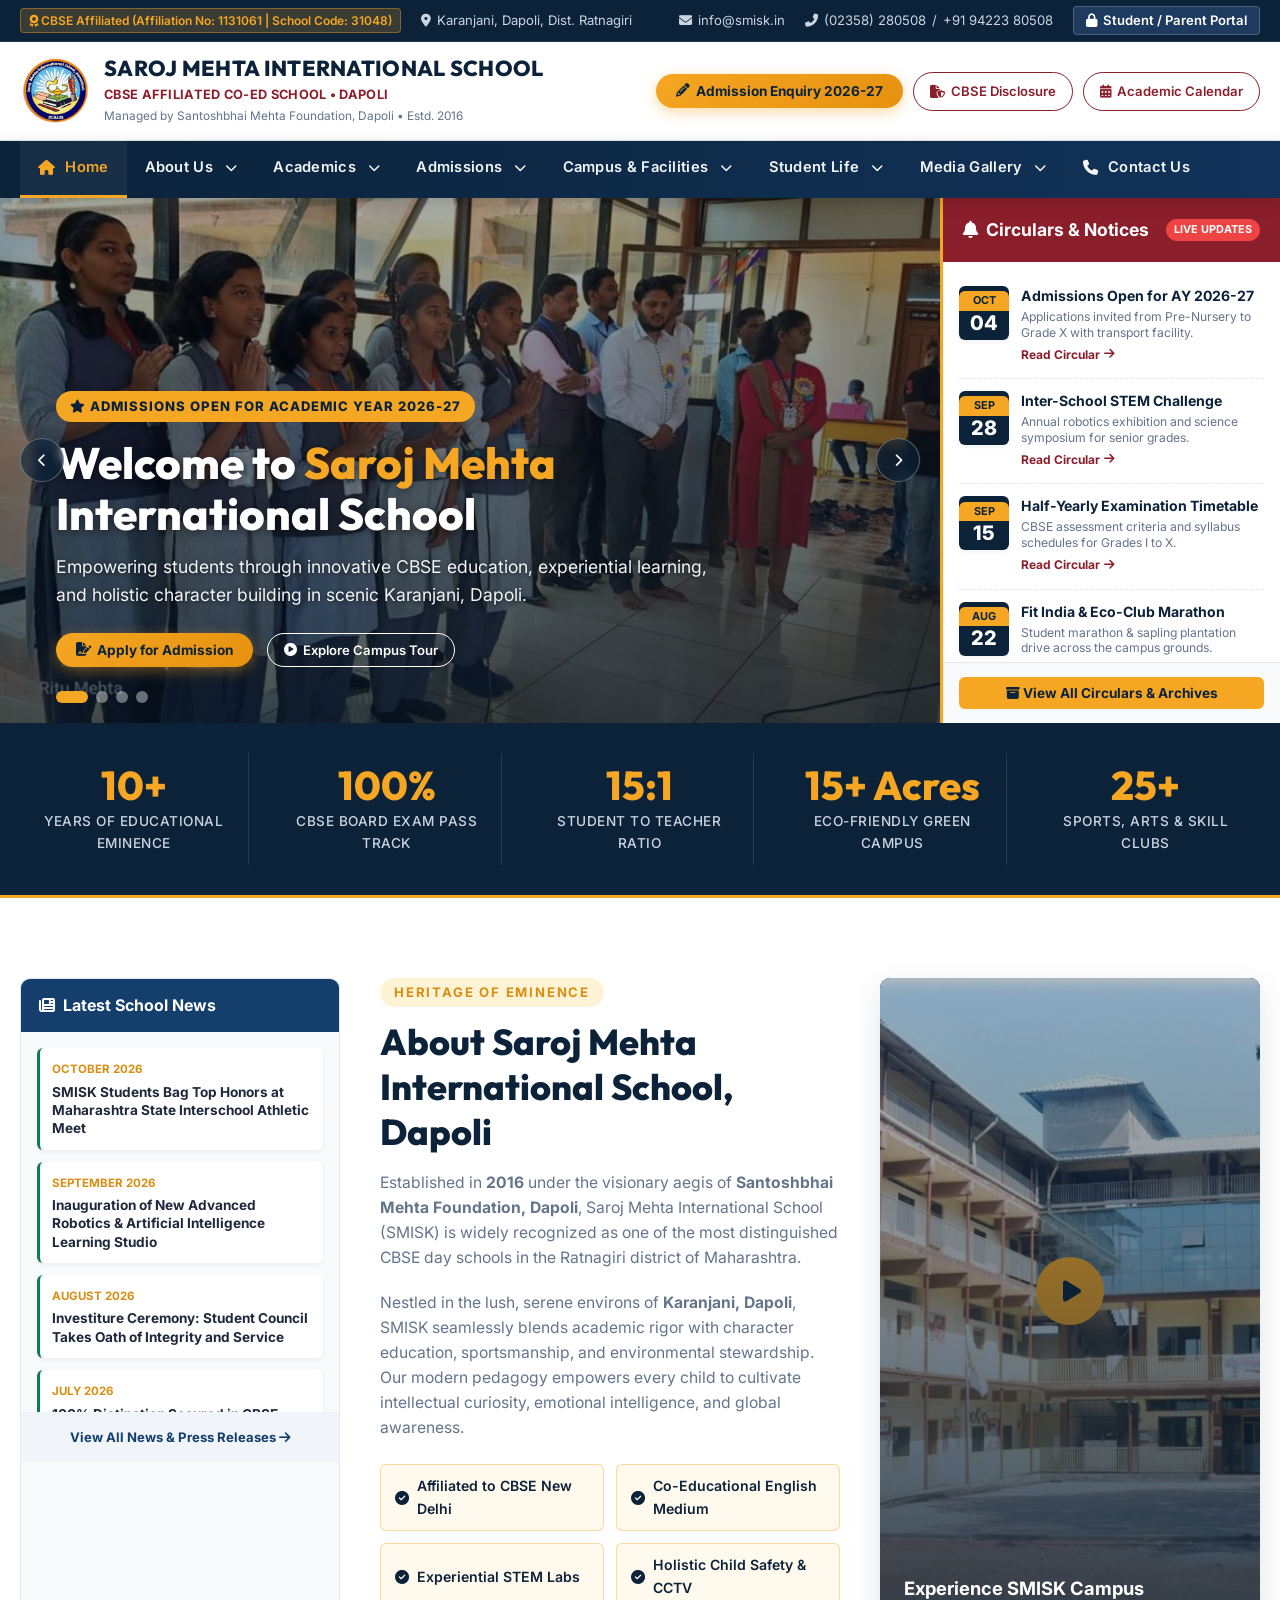
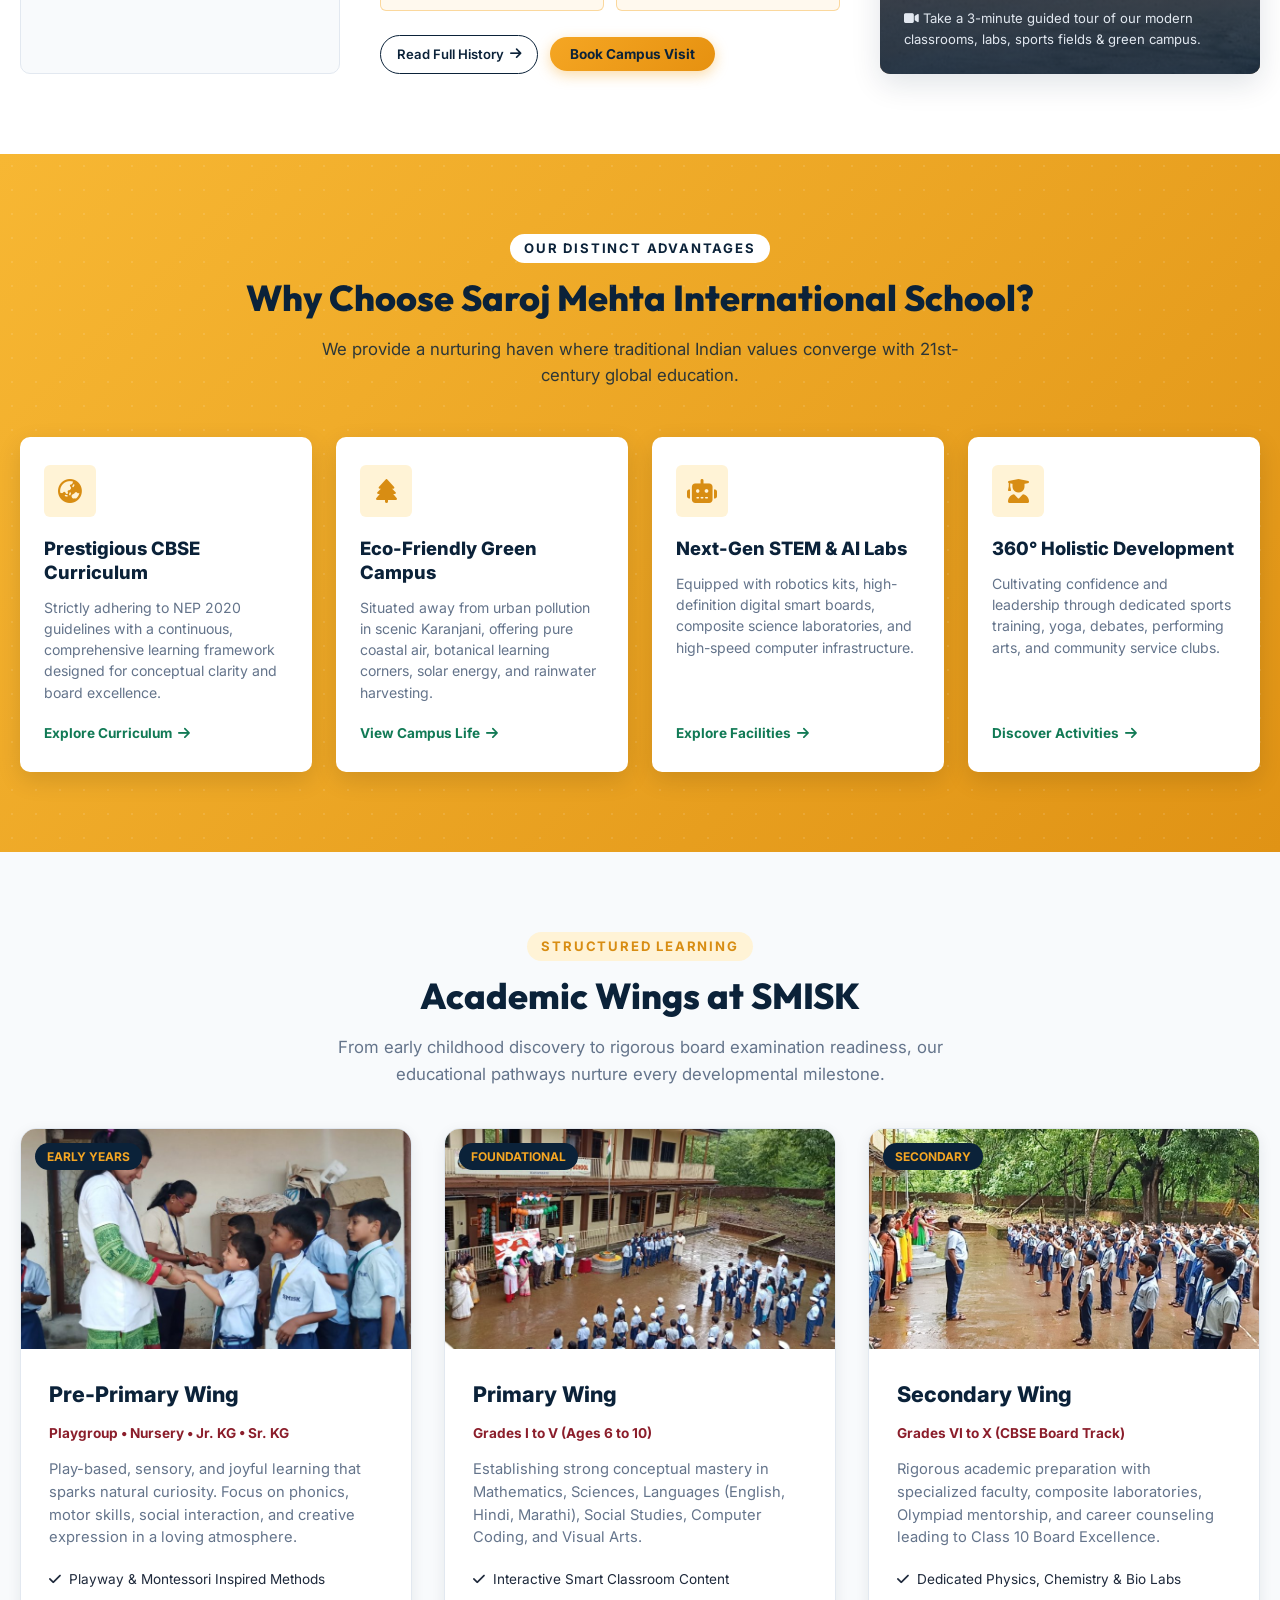
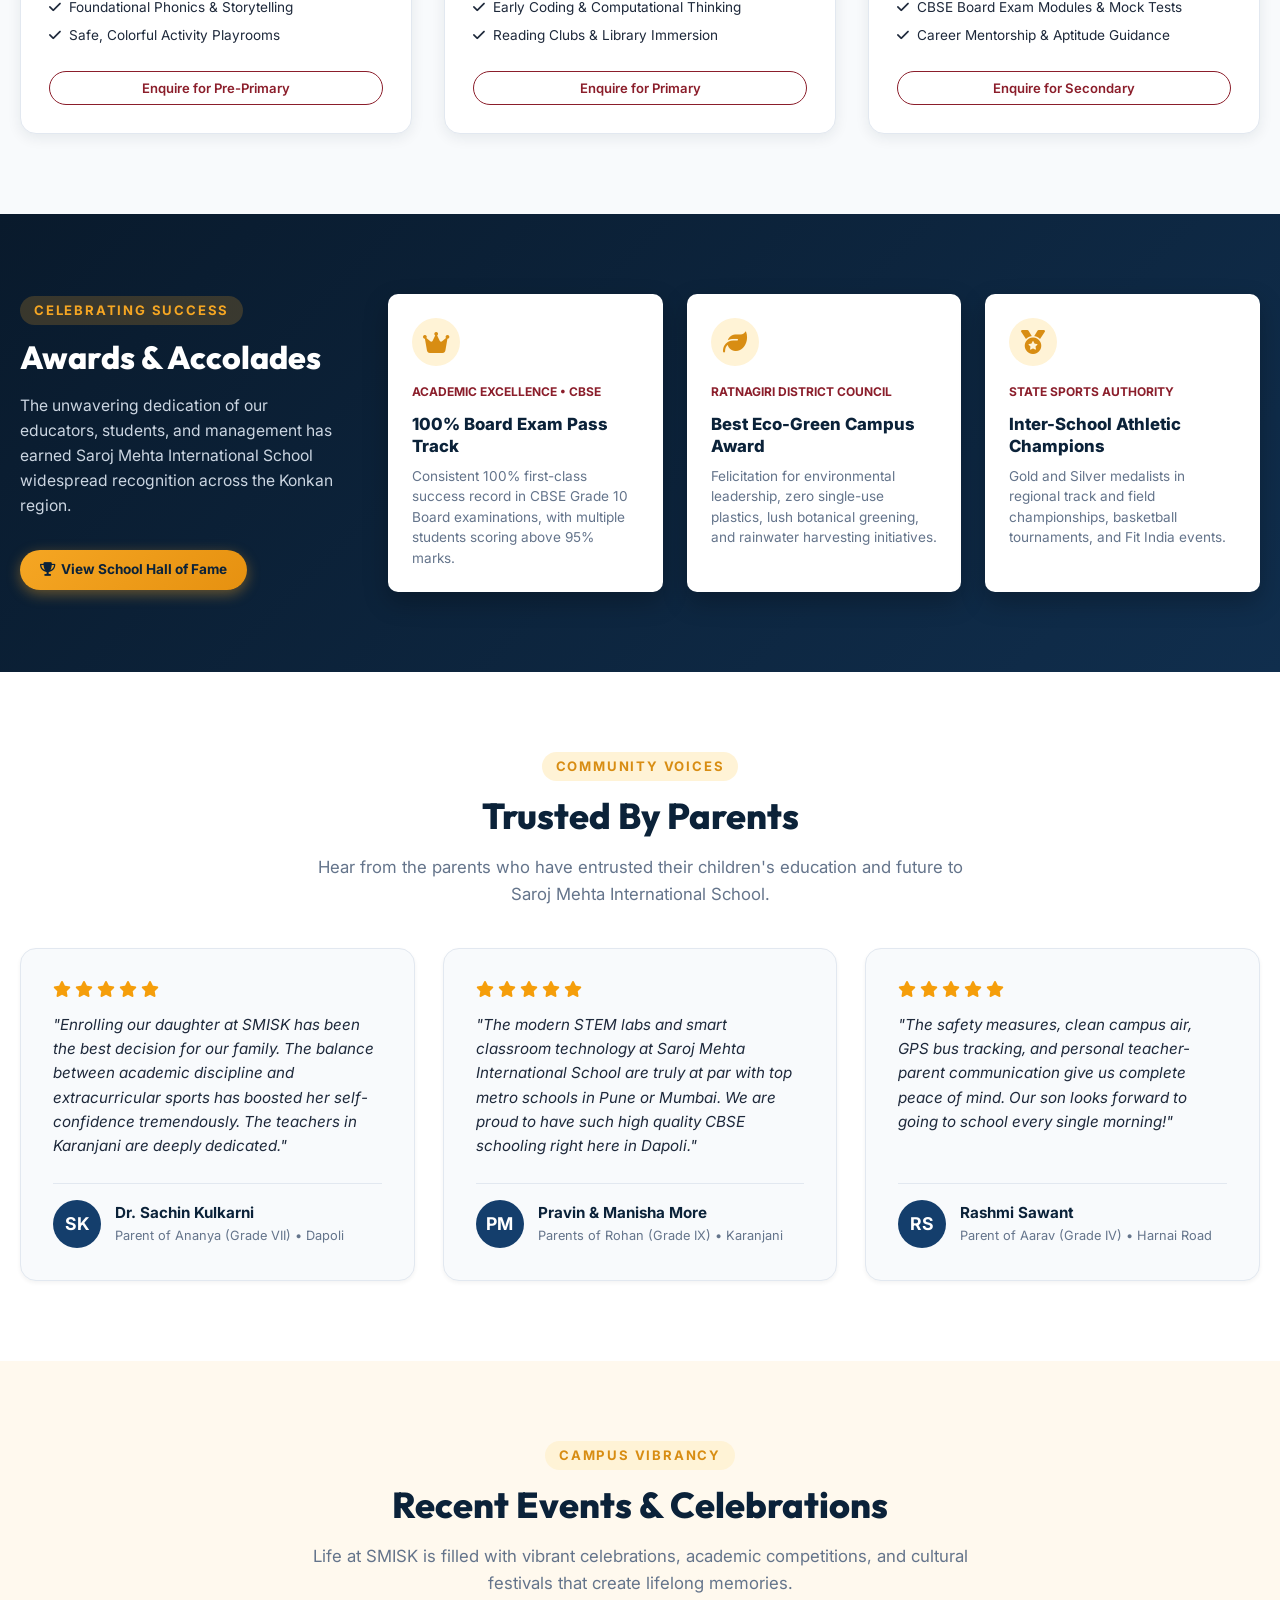
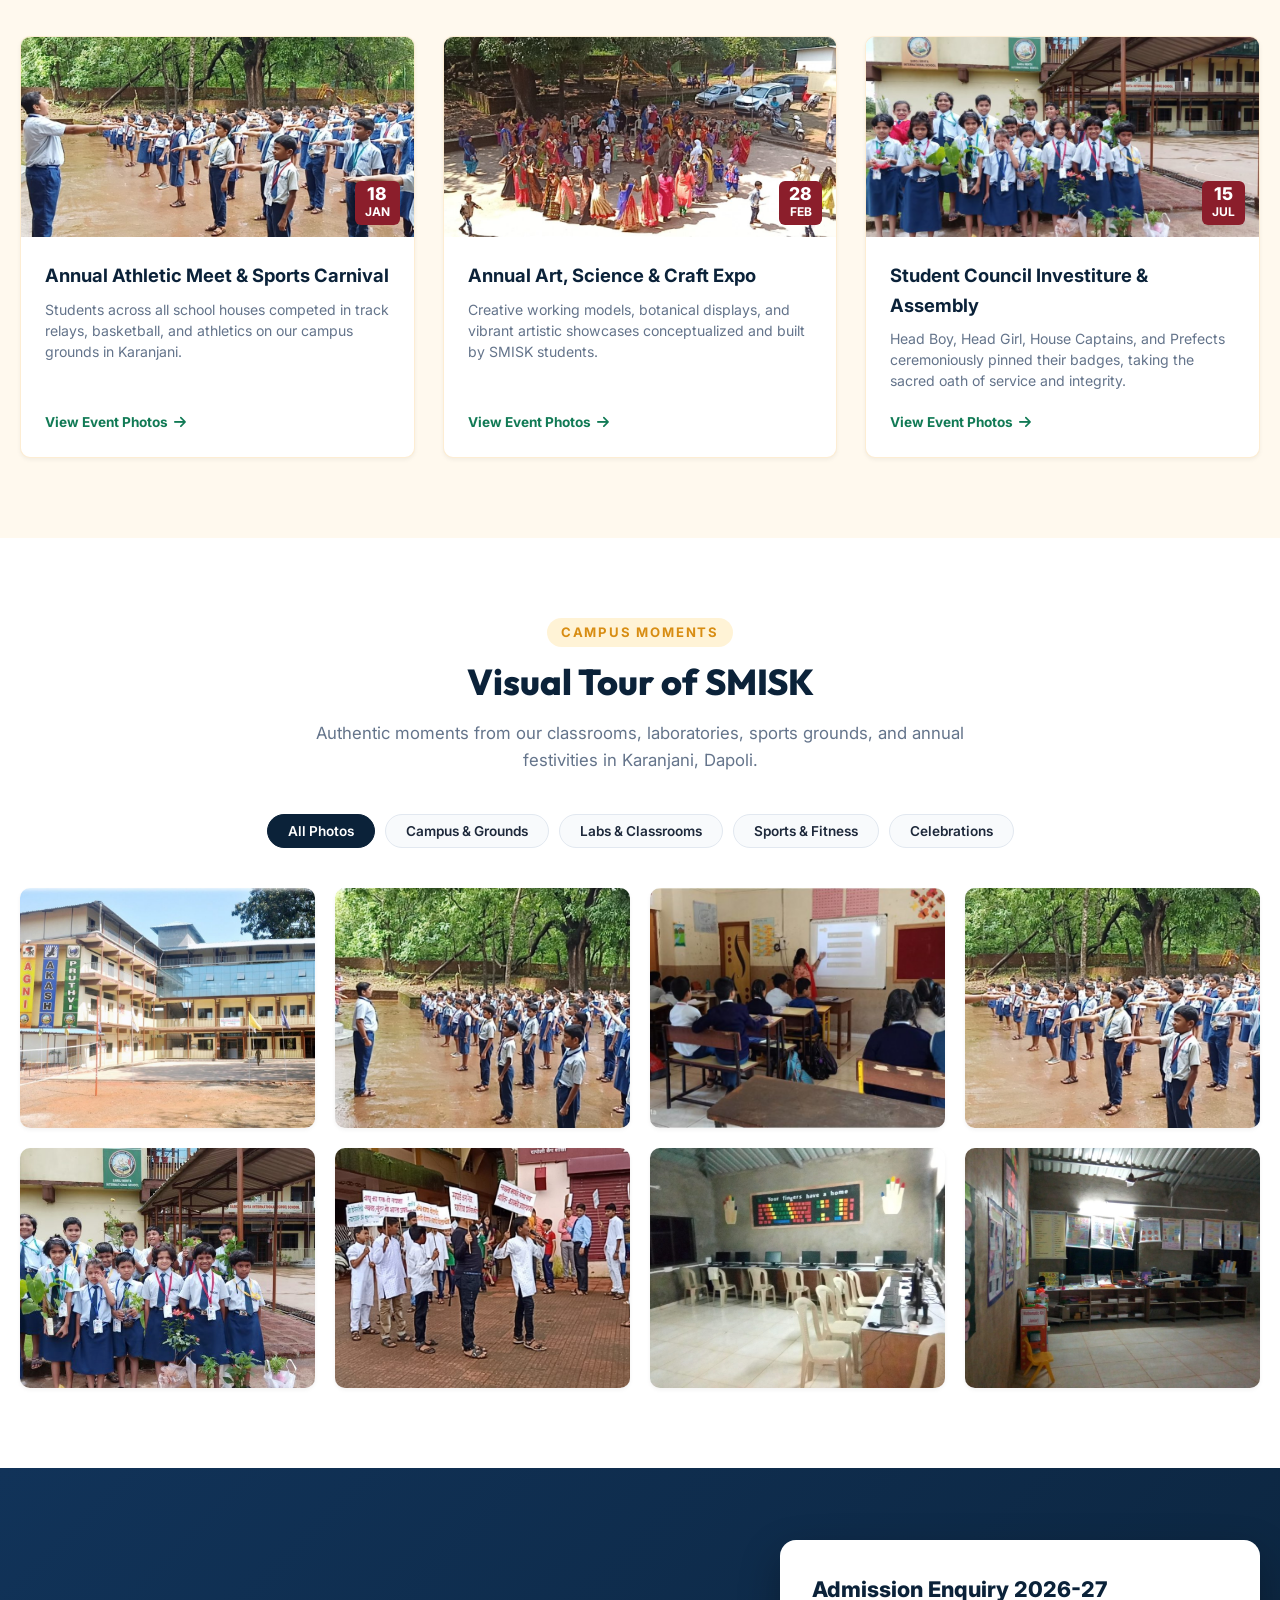
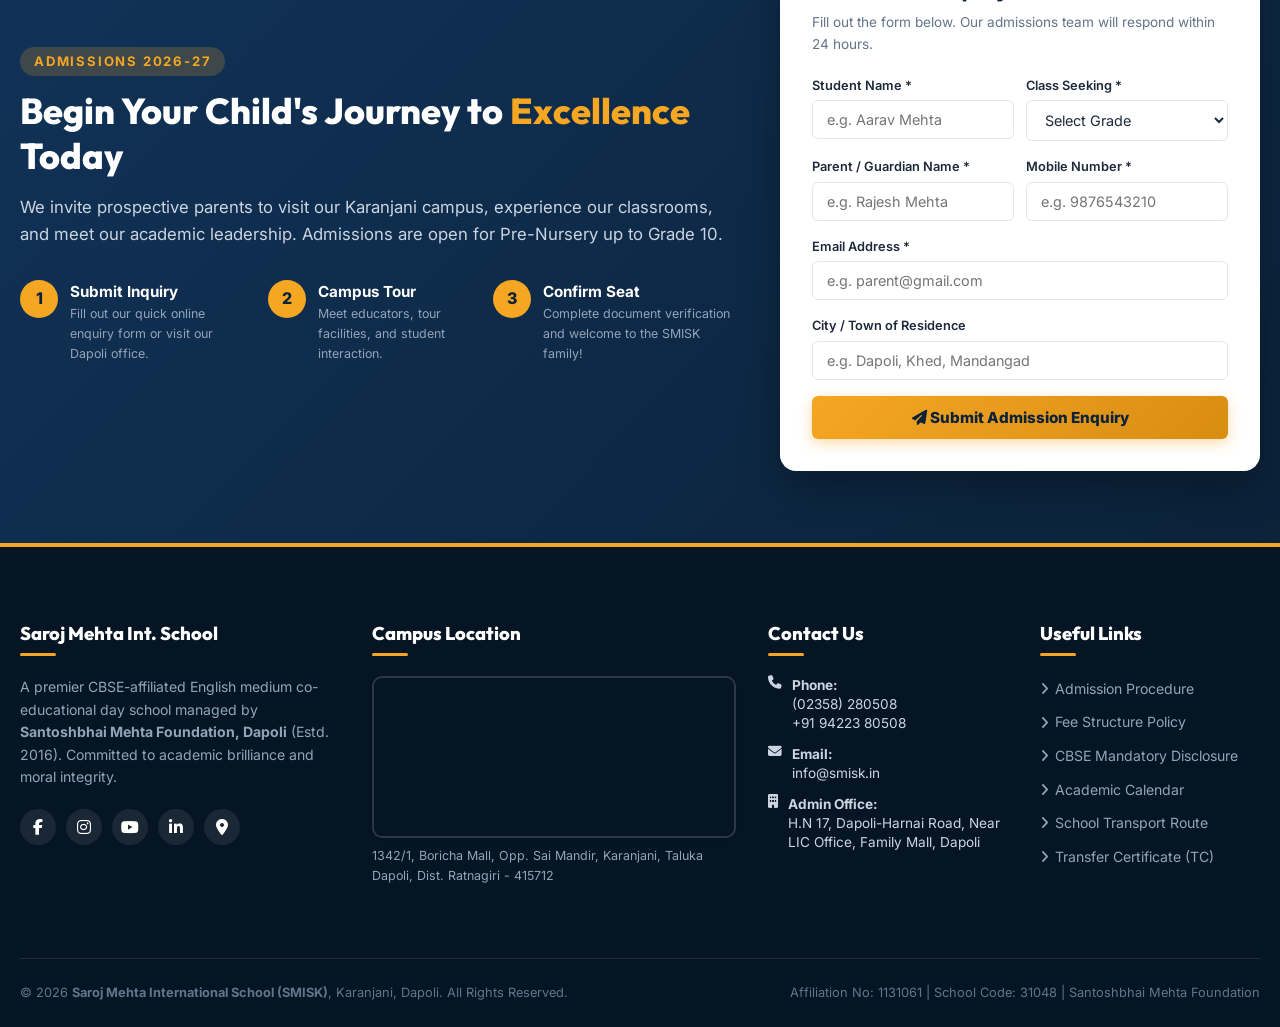
<file: index.html>
<!DOCTYPE html>
<html lang="en">
<head>
  <meta charset="UTF-8">
  <meta name="viewport" content="width=device-width, initial-scale=1.0">
  <title>Saroj Mehta International School | Best CBSE School in Dapoli, Ratnagiri | SMISK</title>
  <meta name="description" content="Saroj Mehta International School (SMISK) in Karanjani, Dapoli is a premier CBSE-affiliated co-educational day school managed by Santoshbhai Mehta Foundation. Offering world-class education from Pre-Nursery to Grade 10.">
  <meta name="keywords" content="Saroj Mehta International School, SMISK, best school in Dapoli, CBSE school in Ratnagiri, Karanjani Dapoli school, top CBSE school Konkan, Santoshbhai Mehta Foundation">
  <meta name="author" content="Saroj Mehta International School">

  <!-- Open Graph -->
  <meta property="og:title" content="Saroj Mehta International School (SMISK) | Dapoli">
  <meta property="og:description" content="Nurturing Academic Excellence, Strong Values and Global Perspectives in the scenic hills of Dapoli.">
  <meta property="og:type" content="website">

  <!-- Google Fonts -->
  <link rel="preconnect" href="https://fonts.googleapis.com">
  <link rel="preconnect" href="https://fonts.gstatic.com" crossorigin>
  <link href="https://fonts.googleapis.com/css2?family=Inter:wght@300;400;500;600;700&family=Outfit:wght@500;600;700;800;900&display=swap" rel="stylesheet">

  <!-- Font Awesome Icons -->
  <link rel="stylesheet" href="https://cdnjs.cloudflare.com/ajax/libs/font-awesome/6.5.1/css/all.min.css">

  <!-- Custom Stylesheet -->
  <link rel="stylesheet" href="assets/css/style.css">
</head>
<body>

  <!-- ==========================================================================
       TOP UTILITY TOOLBAR (DPS style)
       ========================================================================== -->
  <div class="top-toolbar">
    <div class="container">
      <div class="toolbar-left">
        <span class="toolbar-badge"><i class="fa fa-award"></i> CBSE Affiliated (Affiliation No: 1131061 | School Code: 31048)</span>
        <span class="toolbar-item"><i class="fa fa-map-marker-alt"></i> Karanjani, Dapoli, Dist. Ratnagiri</span>
      </div>
      <div class="toolbar-right">
        <span class="toolbar-item">
          <i class="fa fa-envelope"></i>
          <a href="mailto:info@smisk.in">info@smisk.in</a>
        </span>
        <span class="toolbar-item">
          <i class="fa fa-phone-alt"></i>
          <a href="tel:+912358280508">(02358) 280508</a> / <a href="tel:+919422380508">+91 94223 80508</a>
        </span>
        <a href="#admission-section" class="btn-portal-login open-admission-modal">
          <i class="fa fa-lock"></i> Student / Parent Portal
        </a>
      </div>
    </div>
  </div>

  <!-- ==========================================================================
       HEADER MAIN (Logo + Quick Action Buttons)
       ========================================================================== -->
  <header class="header-main">
    <div class="container header-container">
      <div class="school-brand">
        <!-- Authentic School Crest Emblem from SMISK -->
        <a href="#" class="brand-link">
          <img src="assets/images/original/smisk_crest.png" alt="Saroj Mehta International School Emblem" class="school-crest-img">
          <div class="brand-text">
            <h1>SAROJ MEHTA INTERNATIONAL SCHOOL</h1>
            <div class="brand-tagline">CBSE AFFILIATED CO-ED SCHOOL • DAPOLI</div>
            <span class="brand-sub">Managed by Santoshbhai Mehta Foundation, Dapoli • Estd. 2016</span>
          </div>
        </a>
      </div>

      <div class="header-action-links">
        <button class="btn-pill-gold open-admission-modal">
          <i class="fa fa-pencil-alt"></i> Admission Enquiry 2026-27
        </button>
        <a href="#about" class="btn-pill-border">
          <i class="fa fa-file-shield"></i> CBSE Disclosure
        </a>
        <a href="#circulars" class="btn-pill-border">
          <i class="fa fa-calendar-alt"></i> Academic Calendar
        </a>
      </div>
    </div>
  </header>

  <!-- ==========================================================================
       MAIN NAVIGATION BAR (Sticky with Dropdowns)
       ========================================================================== -->
  <nav class="main-navbar">
    <div class="container nav-container">
      <div class="mobile-nav-brand">
        <img src="assets/images/original/smisk_crest.png" alt="SMISK Dapoli" class="mobile-nav-logo">
        <span class="mobile-nav-title">SMISK DAPOLI</span>
      </div>
      <ul class="nav-links">
        <li class="nav-item active"><a href="#" class="nav-link"><i class="fa fa-home"></i> Home</a></li>
        
        <li class="nav-item">
          <a href="#about" class="nav-link">
            About Us <i class="fa fa-chevron-down arrow-icon"></i>
          </a>
          <div class="dropdown-menu">
            <a href="#about" class="dropdown-link"><i class="fa fa-school"></i> About SMISK</a>
            <a href="#about" class="dropdown-link"><i class="fa fa-user-tie"></i> Founder & Chairman's Desk</a>
            <a href="#about" class="dropdown-link"><i class="fa fa-award"></i> Principal's Message</a>
            <a href="#about" class="dropdown-link"><i class="fa fa-compass"></i> Mission, Vision & Values</a>
            <a href="#about" class="dropdown-link"><i class="fa fa-users"></i> Managing Committee (SMC)</a>
            <a href="#about" class="dropdown-link"><i class="fa fa-chalkboard-teacher"></i> Faculty & Mentors</a>
          </div>
        </li>

        <li class="nav-item">
          <a href="#academics" class="nav-link">
            Academics <i class="fa fa-chevron-down arrow-icon"></i>
          </a>
          <div class="dropdown-menu">
            <a href="#academics" class="dropdown-link"><i class="fa fa-book-open"></i> CBSE Curriculum Framework</a>
            <a href="#academics" class="dropdown-link"><i class="fa fa-shapes"></i> Pre-Primary Wing (Nursery - KG)</a>
            <a href="#academics" class="dropdown-link"><i class="fa fa-pencil-ruler"></i> Primary Wing (Grades I - V)</a>
            <a href="#academics" class="dropdown-link"><i class="fa fa-graduation-cap"></i> Secondary Wing (Grades VI - X)</a>
            <a href="#academics" class="dropdown-link"><i class="fa fa-flask"></i> Experiential STEM & Robotics</a>
            <a href="#academics" class="dropdown-link"><i class="fa fa-medal"></i> Academic Achievements</a>
          </div>
        </li>

        <li class="nav-item">
          <a href="#admissions" class="nav-link">
            Admissions <i class="fa fa-chevron-down arrow-icon"></i>
          </a>
          <div class="dropdown-menu">
            <a href="#admissions" class="dropdown-link"><i class="fa fa-list-ol"></i> Admission Procedure 2026-27</a>
            <a href="#admissions" class="dropdown-link open-admission-modal"><i class="fa fa-edit"></i> Online Admission Enquiry</a>
            <a href="#admissions" class="dropdown-link"><i class="fa fa-receipt"></i> Fee Structure & Policies</a>
            <a href="#admissions" class="dropdown-link"><i class="fa fa-id-card"></i> Age Criteria & Guidelines</a>
            <a href="#admissions" class="dropdown-link"><i class="fa fa-file-contract"></i> Transfer Certificate (TC)</a>
          </div>
        </li>

        <li class="nav-item">
          <a href="#facilities" class="nav-link">
            Campus & Facilities <i class="fa fa-chevron-down arrow-icon"></i>
          </a>
          <div class="dropdown-menu">
            <a href="#facilities" class="dropdown-link"><i class="fa fa-laptop-code"></i> Smart Digital Classrooms</a>
            <a href="#facilities" class="dropdown-link"><i class="fa fa-atom"></i> Composite Science & STEM Labs</a>
            <a href="#facilities" class="dropdown-link"><i class="fa fa-book-reader"></i> Rich Knowledge Library</a>
            <a href="#facilities" class="dropdown-link"><i class="fa fa-volleyball-ball"></i> Sports Complex & Playfield</a>
            <a href="#facilities" class="dropdown-link"><i class="fa fa-bus-alt"></i> GPS-Monitored Safe Transport</a>
            <a href="#facilities" class="dropdown-link"><i class="fa fa-heartbeat"></i> Health & Wellness Infirmary</a>
          </div>
        </li>

        <li class="nav-item">
          <a href="#events" class="nav-link">
            Student Life <i class="fa fa-chevron-down arrow-icon"></i>
          </a>
          <div class="dropdown-menu">
            <a href="#events" class="dropdown-link"><i class="fa fa-flag"></i> House System & Leadership</a>
            <a href="#events" class="dropdown-link"><i class="fa fa-music"></i> Performing Arts & Cultural Clubs</a>
            <a href="#events" class="dropdown-link"><i class="fa fa-leaf"></i> Eco-Club & Nature Immersion</a>
            <a href="#events" class="dropdown-link"><i class="fa fa-running"></i> Fit India Movement & Yoga</a>
          </div>
        </li>

        <li class="nav-item">
          <a href="#gallery" class="nav-link">
            Media Gallery <i class="fa fa-chevron-down arrow-icon"></i>
          </a>
          <div class="dropdown-menu">
            <a href="#gallery" class="dropdown-link"><i class="fa fa-images"></i> Photo Gallery</a>
            <a href="#" class="dropdown-link open-tour-modal"><i class="fa fa-video"></i> Campus Video Tour</a>
            <a href="#events" class="dropdown-link"><i class="fa fa-newspaper"></i> Press Releases & News</a>
          </div>
        </li>

        <li class="nav-item"><a href="#contact" class="nav-link"><i class="fa fa-phone"></i> Contact Us</a></li>
      </ul>

      <div class="mobile-nav-actions">
        <a href="tel:+912358280508" class="mobile-quick-call" aria-label="Call School">
          <i class="fa fa-phone-alt"></i>
        </a>
        <button class="mobile-menu-toggle" id="mobileMenuToggle" aria-label="Toggle Navigation">
          <i class="fa fa-bars"></i>
        </button>
      </div>
    </div>
  </nav>


  <!-- ==========================================================================
       HERO BANNER & NOTICE BOARD (Col 9 + Col 3 Layout)
       ========================================================================== -->
  <section class="hero-banner-section">
    <div class="banner-row">
      <!-- Left Column: Hero Slider -->
      <div class="hero-slider-wrap">
        <!-- Slide 1: Real Students & Campus -->
        <div class="hero-slide active">
          <img src="assets/images/original/hero_campus_students.jpg" alt="Saroj Mehta International School Students and Faculty" class="hero-slide-bg">
          <div class="hero-overlay">
            <div class="hero-content">
              <span class="hero-badge"><i class="fa fa-star"></i> Admissions Open For Academic Year 2026-27</span>
              <h2 class="hero-title">Welcome to <span>Saroj Mehta</span> International School</h2>
              <p class="hero-desc">Empowering students through innovative CBSE education, experiential learning, and holistic character building in scenic Karanjani, Dapoli.</p>
              <div class="hero-buttons">
                <button class="btn-pill-gold open-admission-modal">
                  <i class="fa fa-file-signature"></i> Apply for Admission
                </button>
                <button class="btn-pill-border open-tour-modal" style="border-color:#ffffff; color:#ffffff;">
                  <i class="fa fa-play-circle"></i> Explore Campus Tour
                </button>
              </div>
            </div>
          </div>
        </div>

        <!-- Slide 2: Real Educational Excellence Banner -->
        <div class="hero-slide">
          <img src="assets/images/original/hero_slide2.png" alt="Educational Excellence at SMISK" class="hero-slide-bg">
          <div class="hero-overlay">
            <div class="hero-content">
              <span class="hero-badge"><i class="fa fa-award"></i> Santoshbhai Mehta Foundation</span>
              <h2 class="hero-title">Nurturing <span>Excellence & Values</span> Every Day</h2>
              <p class="hero-desc">State-of-the-art classrooms, personalized mentorship, and holistic learning pathways from Pre-Nursery to Grade 10.</p>
              <div class="hero-buttons">
                <a href="#academics" class="btn-pill-gold">
                  <i class="fa fa-book-open"></i> Discover Our Curriculum
                </a>
                <button class="btn-pill-border open-admission-modal" style="border-color:#ffffff; color:#ffffff;">
                  <i class="fa fa-envelope-open-text"></i> Book Campus Interaction
                </button>
              </div>
            </div>
          </div>
        </div>

        <!-- Slide 3: Real Independence Day & Cultural Celebrations -->
        <div class="hero-slide">
          <img src="assets/images/original/independence_day.jpg" alt="Independence Day and Celebrations at SMISK" class="hero-slide-bg">
          <div class="hero-overlay">
            <div class="hero-content">
              <span class="hero-badge"><i class="fa fa-flag"></i> Vibrant Campus Culture</span>
              <h2 class="hero-title">Patriotism, <span>Culture</span> & Co-Curricular Spirit</h2>
              <p class="hero-desc">Annual sports, cultural celebrations, and community initiatives shaping confident, compassionate future citizens of India.</p>
              <div class="hero-buttons">
                <a href="#facilities" class="btn-pill-gold">
                  <i class="fa fa-volleyball-ball"></i> View Facilities
                </a>
                <a href="#gallery" class="btn-pill-border" style="border-color:#ffffff; color:#ffffff;">
                  <i class="fa fa-camera-retro"></i> View Campus Life
                </a>
              </div>
            </div>
          </div>
        </div>

        <!-- Slide 4: Real Campus Grounds -->
        <div class="hero-slide">
          <img src="assets/images/original/slide_campus_exterior.jpg" alt="Saroj Mehta International School Karanjani Campus" class="hero-slide-bg">
          <div class="hero-overlay">
            <div class="hero-content">
              <span class="hero-badge"><i class="fa fa-tree"></i> Eco-Friendly Konkan Environs</span>
              <h2 class="hero-title">A Serene <span>Green Haven</span> for Learning</h2>
              <p class="hero-desc">Situated in Karanjani, Dapoli amidst fresh air, lush vegetation, modern sports facilities, and a safe gated environment.</p>
              <div class="hero-buttons">
                <button class="btn-pill-gold open-admission-modal">
                  <i class="fa fa-school"></i> Visit Our Campus
                </button>
                <a href="#contact" class="btn-pill-border" style="border-color:#ffffff; color:#ffffff;">
                  <i class="fa fa-map-marker-alt"></i> Location & Transport
                </a>
              </div>
            </div>
          </div>
        </div>

        <!-- Navigation Arrows -->
        <button class="slider-nav-btn slider-prev" aria-label="Previous Slide"><i class="fa fa-chevron-left"></i></button>
        <button class="slider-nav-btn slider-next" aria-label="Next Slide"><i class="fa fa-chevron-right"></i></button>

        <!-- Slide Indicators -->
        <div class="slider-dots">
          <button class="slider-dot active" aria-label="Slide 1"></button>
          <button class="slider-dot" aria-label="Slide 2"></button>
          <button class="slider-dot" aria-label="Slide 3"></button>
          <button class="slider-dot" aria-label="Slide 4"></button>
        </div>
      </div>

      <!-- Right Column: Notice Board & Circulars (DPS Style) -->
      <div class="hero-circular-widget" id="circulars">
        <div class="circular-header">
          <h3><i class="fa fa-bell"></i> Circulars & Notices</h3>
          <span class="pulse-badge">LIVE UPDATES</span>
        </div>
        
        <div class="circular-list">
          <!-- Item 1 -->
          <div class="circular-item" 
               data-title="Admissions Open for AY 2026-27 (Pre-Nursery to Grade X)" 
               data-date="04 Oct 2026" 
               data-desc="Registrations are officially open for the upcoming academic session. Parents can collect the prospectus from the Karanjani campus or administrative office in Dapoli, or submit an online enquiry.">
            <div class="circular-date-badge">
              <span class="month">Oct</span>
              <span class="day">04</span>
            </div>
            <div class="circular-info">
              <h4>Admissions Open for AY 2026-27</h4>
              <p>Applications invited from Pre-Nursery to Grade X with transport facility.</p>
              <span class="circular-link-text">Read Circular <i class="fa fa-arrow-right"></i></span>
            </div>
          </div>

          <!-- Item 2 -->
          <div class="circular-item" 
               data-title="Inter-School STEM & Robotics Challenge 2026" 
               data-date="28 Sep 2026" 
               data-desc="Saroj Mehta International School will host the annual Konkan Regional STEM Challenge on campus featuring robotics prototypes, science working models, and coding showcases.">
            <div class="circular-date-badge">
              <span class="month">Sep</span>
              <span class="day">28</span>
            </div>
            <div class="circular-info">
              <h4>Inter-School STEM Challenge</h4>
              <p>Annual robotics exhibition and science symposium for senior grades.</p>
              <span class="circular-link-text">Read Circular <i class="fa fa-arrow-right"></i></span>
            </div>
          </div>

          <!-- Item 3 -->
          <div class="circular-item" 
               data-title="Half-Yearly Evaluation & Assessment Guidelines" 
               data-date="15 Sep 2026" 
               data-desc="Detailed syllabus breakdown and examination schedules have been published for Grades I through X. Parents are requested to review the datesheet on the portal.">
            <div class="circular-date-badge">
              <span class="month">Sep</span>
              <span class="day">15</span>
            </div>
            <div class="circular-info">
              <h4>Half-Yearly Examination Timetable</h4>
              <p>CBSE assessment criteria and syllabus schedules for Grades I to X.</p>
              <span class="circular-link-text">Read Circular <i class="fa fa-arrow-right"></i></span>
            </div>
          </div>

          <!-- Item 4 -->
          <div class="circular-item" 
               data-title="Fit India & Eco-Club Green Marathon at Karanjani" 
               data-date="22 Aug 2026" 
               data-desc="In support of the Fit India movement and environmental sustainability, our students and staff participated in the 5km Green Run and native tree plantation campaign.">
            <div class="circular-date-badge">
              <span class="month">Aug</span>
              <span class="day">22</span>
            </div>
            <div class="circular-info">
              <h4>Fit India & Eco-Club Marathon</h4>
              <p>Student marathon & sapling plantation drive across the campus grounds.</p>
              <span class="circular-link-text">Read Circular <i class="fa fa-arrow-right"></i></span>
            </div>
          </div>
        </div>

        <div class="circular-footer">
          <button class="btn-all-circulars open-admission-modal">
            <i class="fa fa-archive"></i> View All Circulars & Archives
          </button>
        </div>
      </div>
    </div>
  </section>

  <!-- ==========================================================================
       METRICS & AT A GLANCE COUNTERS
       ========================================================================== -->
  <section class="stats-banner">
    <div class="container">
      <div class="stats-grid">
        <div class="stat-item">
          <div class="stat-number" data-target="10" data-suffix="+">10+</div>
          <div class="stat-label">Years of Educational Eminence</div>
        </div>
        <div class="stat-item">
          <div class="stat-number" data-target="100" data-suffix="%">100%</div>
          <div class="stat-label">CBSE Board Exam Pass Track</div>
        </div>
        <div class="stat-item">
          <div class="stat-number" data-target="15" data-suffix=":1">15:1</div>
          <div class="stat-label">Student to Teacher Ratio</div>
        </div>
        <div class="stat-item">
          <div class="stat-number" data-target="15" data-suffix="+ Acres">15+ Acres</div>
          <div class="stat-label">Eco-Friendly Green Campus</div>
        </div>
        <div class="stat-item">
          <div class="stat-number" data-target="25" data-suffix="+">25+</div>
          <div class="stat-label">Sports, Arts & Skill Clubs</div>
        </div>
      </div>
    </div>
  </section>

  <!-- ==========================================================================
       ABOUT SECTION & NEWS TICKER (DPS Style Multi-Column Section)
       ========================================================================== -->
  <section class="about-section" id="about">
    <div class="container">
      <div class="about-row">
        <!-- Left: School Latest Updates Bulletin -->
        <div class="school-news-box">
          <div class="news-box-header">
            <i class="fa fa-newspaper"></i> Latest School News
          </div>
          <div class="news-ticker-list">
            <div class="news-bulletin">
              <div class="bulletin-date">OCTOBER 2026</div>
              <div class="bulletin-title">SMISK Students Bag Top Honors at Maharashtra State Interschool Athletic Meet</div>
            </div>
            <div class="news-bulletin">
              <div class="bulletin-date">SEPTEMBER 2026</div>
              <div class="bulletin-title">Inauguration of New Advanced Robotics & Artificial Intelligence Learning Studio</div>
            </div>
            <div class="news-bulletin">
              <div class="bulletin-date">AUGUST 2026</div>
              <div class="bulletin-title">Investiture Ceremony: Student Council Takes Oath of Integrity and Service</div>
            </div>
            <div class="news-bulletin">
              <div class="bulletin-date">JULY 2026</div>
              <div class="bulletin-title">100% Distinction Secured in CBSE Class 10 Examinations; Dapoli Town Felicitates Toppers</div>
            </div>
          </div>
          <div class="news-box-footer">
            <a href="#events">View All News & Press Releases <i class="fa fa-arrow-right"></i></a>
          </div>
        </div>

        <!-- Middle: About School Story -->
        <div class="about-main-content">
          <span class="section-tag">HERITAGE OF EMINENCE</span>
          <h2 class="section-title">About Saroj Mehta International School, Dapoli</h2>
          <p>
            Established in <strong>2016</strong> under the visionary aegis of <strong>Santoshbhai Mehta Foundation, Dapoli</strong>, 
            Saroj Mehta International School (SMISK) is widely recognized as one of the most distinguished CBSE day schools in the Ratnagiri district of Maharashtra.
          </p>
          <p>
            Nestled in the lush, serene environs of <strong>Karanjani, Dapoli</strong>, SMISK seamlessly blends 
            academic rigor with character education, sportsmanship, and environmental stewardship. 
            Our modern pedagogy empowers every child to cultivate intellectual curiosity, emotional intelligence, and global awareness.
          </p>

          <div class="about-highlights">
            <div class="highlight-pill">
              <i class="fa fa-check-circle"></i> Affiliated to CBSE New Delhi
            </div>
            <div class="highlight-pill">
              <i class="fa fa-check-circle"></i> Co-Educational English Medium
            </div>
            <div class="highlight-pill">
              <i class="fa fa-check-circle"></i> Experiential STEM Labs
            </div>
            <div class="highlight-pill">
              <i class="fa fa-check-circle"></i> Holistic Child Safety & CCTV
            </div>
          </div>

          <div style="display: flex; gap: 12px; align-items: center; margin-top: 1.5rem;">
            <a href="#academics" class="btn-pill-border" style="border-color: var(--primary-navy); color: var(--primary-navy);">
              <span>Read Full History</span> <i class="fa fa-arrow-right"></i>
            </a>
            <button class="btn-pill-gold open-admission-modal">
              <span>Book Campus Visit</span>
            </button>
          </div>
        </div>

        <!-- Right: Video / Campus Feature Card -->
        <div class="video-feature-card">
          <img src="assets/images/original/slide_campus_exterior.jpg" alt="Campus Feature Video Thumbnail" class="video-thumb">
          <div class="play-button-pulse open-tour-modal" title="Click to Watch Campus Tour">
            <i class="fa fa-play" style="font-size: 1.5rem; margin-left: 4px;"></i>
          </div>
          <div class="video-card-overlay">
            <h4>Experience SMISK Campus</h4>
            <p><i class="fa fa-video"></i> Take a 3-minute guided tour of our modern classrooms, labs, sports fields & green campus.</p>
          </div>
        </div>
      </div>
    </div>
  </section>

  <!-- ==========================================================================
       "WHY SMISK" / UNIQUE FEATURES (DPS Golden Yellow Banner Theme)
       ========================================================================== -->
  <section class="why-smisk-section" id="facilities">
    <div class="container">
      <div class="text-center" style="margin-bottom: 3rem;">
        <span class="section-tag" style="background:#ffffff; color:var(--primary-navy);">OUR DISTINCT ADVANTAGES</span>
        <h2 class="section-title" style="color:var(--primary-navy);">Why Choose Saroj Mehta International School?</h2>
        <p class="section-subtitle" style="color:rgba(11, 34, 57, 0.85);">
          We provide a nurturing haven where traditional Indian values converge with 21st-century global education.
        </p>
      </div>

      <div class="why-grid">
        <!-- Feature 1 -->
        <div class="why-card">
          <div class="why-card-icon">
            <i class="fa fa-globe-asia" style="font-size: 1.5rem;"></i>
          </div>
          <h4>Prestigious CBSE Curriculum</h4>
          <p>Strictly adhering to NEP 2020 guidelines with a continuous, comprehensive learning framework designed for conceptual clarity and board excellence.</p>
          <a href="#academics" class="why-card-link">Explore Curriculum <i class="fa fa-arrow-right"></i></a>
        </div>

        <!-- Feature 2 -->
        <div class="why-card">
          <div class="why-card-icon">
            <i class="fa fa-tree" style="font-size: 1.5rem;"></i>
          </div>
          <h4>Eco-Friendly Green Campus</h4>
          <p>Situated away from urban pollution in scenic Karanjani, offering pure coastal air, botanical learning corners, solar energy, and rainwater harvesting.</p>
          <a href="#gallery" class="why-card-link">View Campus Life <i class="fa fa-arrow-right"></i></a>
        </div>

        <!-- Feature 3 -->
        <div class="why-card">
          <div class="why-card-icon">
            <i class="fa fa-robot" style="font-size: 1.5rem;"></i>
          </div>
          <h4>Next-Gen STEM & AI Labs</h4>
          <p>Equipped with robotics kits, high-definition digital smart boards, composite science laboratories, and high-speed computer infrastructure.</p>
          <a href="#facilities" class="why-card-link">Explore Facilities <i class="fa fa-arrow-right"></i></a>
        </div>

        <!-- Feature 4 -->
        <div class="why-card">
          <div class="why-card-icon">
            <i class="fa fa-user-graduate" style="font-size: 1.5rem;"></i>
          </div>
          <h4>360° Holistic Development</h4>
          <p>Cultivating confidence and leadership through dedicated sports training, yoga, debates, performing arts, and community service clubs.</p>
          <a href="#events" class="why-card-link">Discover Activities <i class="fa fa-arrow-right"></i></a>
        </div>
      </div>
    </div>
  </section>

  <!-- ==========================================================================
       ACADEMIC WINGS & PROGRAMS
       ========================================================================== -->
  <section class="academics-section" id="academics">
    <div class="container">
      <div class="text-center">
        <span class="section-tag">STRUCTURED LEARNING</span>
        <h2 class="section-title">Academic Wings at SMISK</h2>
        <p class="section-subtitle">
          From early childhood discovery to rigorous board examination readiness, our educational pathways nurture every developmental milestone.
        </p>
      </div>

      <div class="wings-grid">
        <!-- Wing 1 -->
        <div class="wing-card">
          <div class="wing-thumb-wrap">
            <img src="assets/images/original/slide_kids.jpg" alt="Pre-Primary Wing at SMISK">
            <span class="wing-tag">EARLY YEARS</span>
          </div>
          <div class="wing-body">
            <h3>Pre-Primary Wing</h3>
            <span class="wing-grades">Playgroup • Nursery • Jr. KG • Sr. KG</span>
            <p>Play-based, sensory, and joyful learning that sparks natural curiosity. Focus on phonics, motor skills, social interaction, and creative expression in a loving atmosphere.</p>
            <ul class="wing-features-list">
              <li><i class="fa fa-check"></i> Playway & Montessori Inspired Methods</li>
              <li><i class="fa fa-check"></i> Foundational Phonics & Storytelling</li>
              <li><i class="fa fa-check"></i> Safe, Colorful Activity Playrooms</li>
            </ul>
            <button class="btn-pill-border open-admission-modal" style="width: 100%; justify-content: center;">
              Enquire for Pre-Primary
            </button>
          </div>
        </div>

        <!-- Wing 2 -->
        <div class="wing-card">
          <div class="wing-thumb-wrap">
            <img src="assets/images/original/slide_classroom.jpg" alt="Primary Wing at SMISK">
            <span class="wing-tag">FOUNDATIONAL</span>
          </div>
          <div class="wing-body">
            <h3>Primary Wing</h3>
            <span class="wing-grades">Grades I to V (Ages 6 to 10)</span>
            <p>Establishing strong conceptual mastery in Mathematics, Sciences, Languages (English, Hindi, Marathi), Social Studies, Computer Coding, and Visual Arts.</p>
            <ul class="wing-features-list">
              <li><i class="fa fa-check"></i> Interactive Smart Classroom Content</li>
              <li><i class="fa fa-check"></i> Early Coding & Computational Thinking</li>
              <li><i class="fa fa-check"></i> Reading Clubs & Library Immersion</li>
            </ul>
            <button class="btn-pill-border open-admission-modal" style="width: 100%; justify-content: center;">
              Enquire for Primary
            </button>
          </div>
        </div>

        <!-- Wing 3 -->
        <div class="wing-card">
          <div class="wing-thumb-wrap">
            <img src="assets/images/original/slide_lab.jpg" alt="Middle and Secondary Wing at SMISK">
            <span class="wing-tag">SECONDARY</span>
          </div>
          <div class="wing-body">
            <h3>Secondary Wing</h3>
            <span class="wing-grades">Grades VI to X (CBSE Board Track)</span>
            <p>Rigorous academic preparation with specialized faculty, composite laboratories, Olympiad mentorship, and career counseling leading to Class 10 Board Excellence.</p>
            <ul class="wing-features-list">
              <li><i class="fa fa-check"></i> Dedicated Physics, Chemistry & Bio Labs</li>
              <li><i class="fa fa-check"></i> CBSE Board Exam Modules & Mock Tests</li>
              <li><i class="fa fa-check"></i> Career Mentorship & Aptitude Guidance</li>
            </ul>
            <button class="btn-pill-border open-admission-modal" style="width: 100%; justify-content: center;">
              Enquire for Secondary
            </button>
          </div>
        </div>
      </div>
    </div>
  </section>

  <!-- ==========================================================================
       AWARDS & RECOGNITIONS (DPS Nagpur Dark Navy / Blue Feature Row)
       ========================================================================== -->
  <section class="awards-section">
    <div class="container">
      <div class="awards-row">
        <div class="awards-lead-content">
          <span class="section-tag" style="background: rgba(245, 166, 35, 0.2); color: var(--accent-gold);">CELEBRATING SUCCESS</span>
          <h3>Awards & Accolades</h3>
          <p>
            The unwavering dedication of our educators, students, and management has earned Saroj Mehta International School widespread recognition across the Konkan region.
          </p>
          <a href="#gallery" class="btn-pill-gold">
            <i class="fa fa-trophy"></i> View School Hall of Fame
          </a>
        </div>

        <div class="awards-cards-track">
          <!-- Award 1 -->
          <div class="award-item-card">
            <div class="award-trophy-badge">
              <i class="fa fa-crown" style="font-size: 1.5rem;"></i>
            </div>
            <div class="award-issuer">Academic Excellence • CBSE</div>
            <h4>100% Board Exam Pass Track</h4>
            <p>Consistent 100% first-class success record in CBSE Grade 10 Board examinations, with multiple students scoring above 95% marks.</p>
          </div>

          <!-- Award 2 -->
          <div class="award-item-card">
            <div class="award-trophy-badge">
              <i class="fa fa-leaf" style="font-size: 1.5rem;"></i>
            </div>
            <div class="award-issuer">Ratnagiri District Council</div>
            <h4>Best Eco-Green Campus Award</h4>
            <p>Felicitation for environmental leadership, zero single-use plastics, lush botanical greening, and rainwater harvesting initiatives.</p>
          </div>

          <!-- Award 3 -->
          <div class="award-item-card">
            <div class="award-trophy-badge">
              <i class="fa fa-medal" style="font-size: 1.5rem;"></i>
            </div>
            <div class="award-issuer">State Sports Authority</div>
            <h4>Inter-School Athletic Champions</h4>
            <p>Gold and Silver medalists in regional track and field championships, basketball tournaments, and Fit India events.</p>
          </div>
        </div>
      </div>
    </div>
  </section>

  <!-- ==========================================================================
       PARENT TESTIMONIALS ("Trusted by Parents")
       ========================================================================== -->
  <section class="testimonials-section">
    <div class="container">
      <div class="text-center">
        <span class="section-tag">COMMUNITY VOICES</span>
        <h2 class="section-title">Trusted By Parents</h2>
        <p class="section-subtitle">
          Hear from the parents who have entrusted their children's education and future to Saroj Mehta International School.
        </p>
      </div>

      <div class="testimonials-grid">
        <!-- Testimonial 1 -->
        <div class="testimonial-card">
          <div>
            <div class="stars-rating">
              <i class="fa fa-star"></i><i class="fa fa-star"></i><i class="fa fa-star"></i><i class="fa fa-star"></i><i class="fa fa-star"></i>
            </div>
            <p class="testimonial-quote">
              "Enrolling our daughter at SMISK has been the best decision for our family. The balance between academic discipline and extracurricular sports has boosted her self-confidence tremendously. The teachers in Karanjani are deeply dedicated."
            </p>
          </div>
          <div class="parent-meta">
            <div class="parent-avatar">SK</div>
            <div>
              <div class="parent-name">Dr. Sachin Kulkarni</div>
              <div class="parent-child-info">Parent of Ananya (Grade VII) • Dapoli</div>
            </div>
          </div>
        </div>

        <!-- Testimonial 2 -->
        <div class="testimonial-card">
          <div>
            <div class="stars-rating">
              <i class="fa fa-star"></i><i class="fa fa-star"></i><i class="fa fa-star"></i><i class="fa fa-star"></i><i class="fa fa-star"></i>
            </div>
            <p class="testimonial-quote">
              "The modern STEM labs and smart classroom technology at Saroj Mehta International School are truly at par with top metro schools in Pune or Mumbai. We are proud to have such high quality CBSE schooling right here in Dapoli."
            </p>
          </div>
          <div class="parent-meta">
            <div class="parent-avatar">PM</div>
            <div>
              <div class="parent-name">Pravin & Manisha More</div>
              <div class="parent-child-info">Parents of Rohan (Grade IX) • Karanjani</div>
            </div>
          </div>
        </div>

        <!-- Testimonial 3 -->
        <div class="testimonial-card">
          <div>
            <div class="stars-rating">
              <i class="fa fa-star"></i><i class="fa fa-star"></i><i class="fa fa-star"></i><i class="fa fa-star"></i><i class="fa fa-star"></i>
            </div>
            <p class="testimonial-quote">
              "The safety measures, clean campus air, GPS bus tracking, and personal teacher-parent communication give us complete peace of mind. Our son looks forward to going to school every single morning!"
            </p>
          </div>
          <div class="parent-meta">
            <div class="parent-avatar">RS</div>
            <div>
              <div class="parent-name">Rashmi Sawant</div>
              <div class="parent-child-info">Parent of Aarav (Grade IV) • Harnai Road</div>
            </div>
          </div>
        </div>
      </div>
    </div>
  </section>

  <!-- ==========================================================================
       RECENT EVENTS & ACTIVITIES
       ========================================================================== -->
  <section class="events-section" id="events">
    <div class="container">
      <div class="text-center">
        <span class="section-tag">CAMPUS VIBRANCY</span>
        <h2 class="section-title">Recent Events & Celebrations</h2>
        <p class="section-subtitle">
          Life at SMISK is filled with vibrant celebrations, academic competitions, and cultural festivals that create lifelong memories.
        </p>
      </div>

      <div class="events-grid">
        <!-- Event 1 -->
        <div class="event-card">
          <div class="event-banner-wrap">
            <img src="assets/images/original/slide_sports.jpg" alt="Annual Sports Meet at SMISK">
            <div class="event-date-flag">
              <span>18</span>JAN
            </div>
          </div>
          <div class="event-info">
            <h4>Annual Athletic Meet & Sports Carnival</h4>
            <p>Students across all school houses competed in track relays, basketball, and athletics on our campus grounds in Karanjani.</p>
            <a href="#gallery" class="why-card-link">View Event Photos <i class="fa fa-arrow-right"></i></a>
          </div>
        </div>

        <!-- Event 2 -->
        <div class="event-card">
          <div class="event-banner-wrap">
            <img src="assets/images/original/slide_art.jpg" alt="National Science & Art Exhibition at SMISK">
            <div class="event-date-flag">
              <span>28</span>FEB
            </div>
          </div>
          <div class="event-info">
            <h4>Annual Art, Science & Craft Expo</h4>
            <p>Creative working models, botanical displays, and vibrant artistic showcases conceptualized and built by SMISK students.</p>
            <a href="#gallery" class="why-card-link">View Event Photos <i class="fa fa-arrow-right"></i></a>
          </div>
        </div>

        <!-- Event 3 -->
        <div class="event-card">
          <div class="event-banner-wrap">
            <img src="assets/images/original/slide_assembly.jpg" alt="Investiture Ceremony and Morning Assembly at SMISK">
            <div class="event-date-flag">
              <span>15</span>JUL
            </div>
          </div>
          <div class="event-info">
            <h4>Student Council Investiture & Assembly</h4>
            <p>Head Boy, Head Girl, House Captains, and Prefects ceremoniously pinned their badges, taking the sacred oath of service and integrity.</p>
            <a href="#gallery" class="why-card-link">View Event Photos <i class="fa fa-arrow-right"></i></a>
          </div>
        </div>
      </div>
    </div>
  </section>

  <!-- ==========================================================================
       CAMPUS PHOTO GALLERY (Filterable)
       ========================================================================== -->
  <section class="gallery-section" id="gallery">
    <div class="container">
      <div class="text-center">
        <span class="section-tag">CAMPUS MOMENTS</span>
        <h2 class="section-title">Visual Tour of SMISK</h2>
        <p class="section-subtitle">
          Authentic moments from our classrooms, laboratories, sports grounds, and annual festivities in Karanjani, Dapoli.
        </p>
      </div>

      <div class="gallery-filters">
        <button class="filter-btn active" data-filter="all">All Photos</button>
        <button class="filter-btn" data-filter="campus">Campus & Grounds</button>
        <button class="filter-btn" data-filter="labs">Labs & Classrooms</button>
        <button class="filter-btn" data-filter="sports">Sports & Fitness</button>
        <button class="filter-btn" data-filter="events">Celebrations</button>
      </div>

      <div class="gallery-grid">
        <div class="gallery-item" data-category="campus">
          <img src="assets/images/original/slide_campus_exterior.jpg" alt="Saroj Mehta International School Campus Building">
          <div class="gallery-item-overlay">
            <h5>Scenic Karanjani Campus</h5>
            <span>Dapoli, Ratnagiri</span>
          </div>
        </div>

        <div class="gallery-item" data-category="labs">
          <img src="assets/images/original/slide_lab.jpg" alt="Science and Computer Practical Lab">
          <div class="gallery-item-overlay">
            <h5>Science & Computer Lab</h5>
            <span>Experiential Learning</span>
          </div>
        </div>

        <div class="gallery-item" data-category="labs">
          <img src="assets/images/original/infra_digital.jpg" alt="Digital Smart Classroom Infrastructure">
          <div class="gallery-item-overlay">
            <h5>Digital Smart Classrooms</h5>
            <span>Modern Teaching Technology</span>
          </div>
        </div>

        <div class="gallery-item" data-category="sports">
          <img src="assets/images/original/slide_sports.jpg" alt="Sports Day Activities">
          <div class="gallery-item-overlay">
            <h5>Sports & Athletic Activities</h5>
            <span>Track, Basketball & Fitness</span>
          </div>
        </div>

        <div class="gallery-item" data-category="events">
          <img src="assets/images/original/slide_assembly.jpg" alt="Morning School Assembly">
          <div class="gallery-item-overlay">
            <h5>Morning Assembly & Value Talks</h5>
            <span>Courtyard Gathering</span>
          </div>
        </div>

        <div class="gallery-item" data-category="events">
          <img src="assets/images/original/slide_cultural.jpg" alt="Cultural Dance & Celebrations">
          <div class="gallery-item-overlay">
            <h5>Cultural Celebrations</h5>
            <span>Dance, Drama & Festivals</span>
          </div>
        </div>

        <div class="gallery-item" data-category="campus">
          <img src="assets/images/original/slide_library.jpg" alt="School Knowledge Library">
          <div class="gallery-item-overlay">
            <h5>Knowledge Resource Library</h5>
            <span>Reading & Research Hall</span>
          </div>
        </div>

        <div class="gallery-item" data-category="events">
          <img src="assets/images/original/slide_faculty.jpg" alt="Dedicated SMISK Teachers and Faculty">
          <div class="gallery-item-overlay">
            <h5>Mentors & Educators</h5>
            <span>Dedicated Teaching Staff</span>
          </div>
        </div>
      </div>
    </div>
  </section>

  <!-- ==========================================================================
       ADMISSION INQUIRY SECTION (DPS Style Call-to-Action Strip)
       ========================================================================== -->
  <section class="admission-cta-section" id="admissions">
    <div class="container">
      <div class="admission-cta-row">
        <!-- Left: Steps to Enroll -->
        <div class="admission-lead">
          <span class="section-tag" style="background: rgba(245, 166, 35, 0.2); color: var(--accent-gold);">ADMISSIONS 2026-27</span>
          <h2>Begin Your Child's Journey to <span>Excellence</span> Today</h2>
          <p>
            We invite prospective parents to visit our Karanjani campus, experience our classrooms, and meet our academic leadership. Admissions are open for Pre-Nursery up to Grade 10.
          </p>

          <div class="admission-steps">
            <div class="step-card">
              <div class="step-num">1</div>
              <div>
                <div class="step-title">Submit Inquiry</div>
                <div class="step-desc">Fill out our quick online enquiry form or visit our Dapoli office.</div>
              </div>
            </div>

            <div class="step-card">
              <div class="step-num">2</div>
              <div>
                <div class="step-title">Campus Tour</div>
                <div class="step-desc">Meet educators, tour facilities, and student interaction.</div>
              </div>
            </div>

            <div class="step-card">
              <div class="step-num">3</div>
              <div>
                <div class="step-title">Confirm Seat</div>
                <div class="step-desc">Complete document verification and welcome to the SMISK family!</div>
              </div>
            </div>
          </div>
        </div>

        <!-- Right: Inquiry Form Card -->
        <div class="inquiry-card">
          <h3>Admission Enquiry 2026-27</h3>
          <p>Fill out the form below. Our admissions team will respond within 24 hours.</p>

          <form class="admission-inquiry-form">
            <div class="form-row">
              <div class="form-group">
                <label class="form-label">Student Name *</label>
                <input type="text" class="form-input" placeholder="e.g. Aarav Mehta" required>
              </div>
              <div class="form-group">
                <label class="form-label">Class Seeking *</label>
                <select class="form-select" required>
                  <option value="">Select Grade</option>
                  <option value="Nursery">Nursery / KG</option>
                  <option value="Grade 1">Grade 1</option>
                  <option value="Grade 2">Grade 2</option>
                  <option value="Grade 3">Grade 3</option>
                  <option value="Grade 4">Grade 4</option>
                  <option value="Grade 5">Grade 5</option>
                  <option value="Grade 6">Grade 6</option>
                  <option value="Grade 7">Grade 7</option>
                  <option value="Grade 8">Grade 8</option>
                  <option value="Grade 9">Grade 9</option>
                  <option value="Grade 10">Grade 10</option>
                </select>
              </div>
            </div>

            <div class="form-row">
              <div class="form-group">
                <label class="form-label">Parent / Guardian Name *</label>
                <input type="text" class="form-input" placeholder="e.g. Rajesh Mehta" required>
              </div>
              <div class="form-group">
                <label class="form-label">Mobile Number *</label>
                <input type="tel" class="form-input" placeholder="e.g. 9876543210" required>
              </div>
            </div>

            <div class="form-group">
              <label class="form-label">Email Address *</label>
              <input type="email" class="form-input" placeholder="e.g. parent@gmail.com" required>
            </div>

            <div class="form-group">
              <label class="form-label">City / Town of Residence</label>
              <input type="text" class="form-input" placeholder="e.g. Dapoli, Khed, Mandangad">
            </div>

            <button type="submit" class="btn-submit-inquiry">
              <i class="fa fa-paper-plane"></i> Submit Admission Enquiry
            </button>
          </form>
        </div>
      </div>
    </div>
  </section>

  <!-- ==========================================================================
       MAIN FOOTER (DPS Nagpur 4-Column Layout with Map)
       ========================================================================== -->
  <footer class="main-footer" id="contact">
    <div class="container">
      <div class="footer-row">
        <!-- Col 1: About & Social -->
        <div class="footer-col">
          <h4>Saroj Mehta Int. School</h4>
          <p>
            A premier CBSE-affiliated English medium co-educational day school managed by <strong>Santoshbhai Mehta Foundation, Dapoli</strong> (Estd. 2016). Committed to academic brilliance and moral integrity.
          </p>
          <div class="footer-social-links">
            <a href="https://facebook.com" target="_blank" aria-label="Facebook"><i class="fab fa-facebook-f"></i></a>
            <a href="https://instagram.com" target="_blank" aria-label="Instagram"><i class="fab fa-instagram"></i></a>
            <a href="https://youtube.com" target="_blank" aria-label="YouTube"><i class="fab fa-youtube"></i></a>
            <a href="https://linkedin.com" target="_blank" aria-label="LinkedIn"><i class="fab fa-linkedin-in"></i></a>
            <a href="https://maps.google.com" target="_blank" aria-label="Google Maps"><i class="fa fa-map-marker-alt"></i></a>
          </div>
        </div>

        <!-- Col 2: Embedded Google Map -->
        <div class="footer-col">
          <h4>Campus Location</h4>
          <div class="footer-map-frame">
            <iframe 
              src="https://www.google.com/maps/embed?pb=!1m18!1m12!1m3!1d3809.529068019803!2d73.1812!3d17.7565!2m3!1f0!2f0!3f0!3m2!1i1024!2i768!4f13.1!3m3!1m2!1s0x3be9dd6834d8ef73%3A0xd64f1d4ca6b24508!2sDapoli%2C%20Maharashtra%20415712!5e0!3m2!1sen!2sin!4v1700000000000!5m2!1sen!2sin" 
              width="100%" 
              height="150" 
              style="border:0;" 
              allowfullscreen="" 
              loading="lazy" 
              referrerpolicy="no-referrer-when-downgrade"
              title="Google Map location of Saroj Mehta International School">
            </iframe>
          </div>
          <p style="font-size: 0.78rem; margin-top: 8px; color: #94a3b8;">
            1342/1, Boricha Mall, Opp. Sai Mandir, Karanjani, Taluka Dapoli, Dist. Ratnagiri - 415712
          </p>
        </div>

        <!-- Col 3: Contact Details -->
        <div class="footer-col">
          <h4>Contact Us</h4>
          <ul class="footer-contact-list">
            <li>
              <i class="fa fa-phone"></i>
              <div>
                <strong>Phone:</strong><br>
                <a href="tel:+912358280508">(02358) 280508</a><br>
                <a href="tel:+919422380508">+91 94223 80508</a>
              </div>
            </li>
            <li>
              <i class="fa fa-envelope"></i>
              <div>
                <strong>Email:</strong><br>
                <a href="mailto:info@smisk.in">info@smisk.in</a>
              </div>
            </li>
            <li>
              <i class="fa fa-building"></i>
              <div>
                <strong>Admin Office:</strong><br>
                H.N 17, Dapoli-Harnai Road, Near LIC Office, Family Mall, Dapoli
              </div>
            </li>
          </ul>
        </div>

        <!-- Col 4: Quick Links -->
        <div class="footer-col">
          <h4>Useful Links</h4>
          <ul class="footer-links-list">
            <li><a href="#admissions"><i class="fa fa-angle-right"></i> Admission Procedure</a></li>
            <li><a href="#about"><i class="fa fa-angle-right"></i> Fee Structure Policy</a></li>
            <li><a href="#academics"><i class="fa fa-angle-right"></i> CBSE Mandatory Disclosure</a></li>
            <li><a href="#circulars"><i class="fa fa-angle-right"></i> Academic Calendar</a></li>
            <li><a href="#facilities"><i class="fa fa-angle-right"></i> School Transport Route</a></li>
            <li><a href="#about"><i class="fa fa-angle-right"></i> Transfer Certificate (TC)</a></li>
          </ul>
        </div>
      </div>

      <div class="footer-bottom">
        <div>
          © 2026 <strong>Saroj Mehta International School (SMISK)</strong>, Karanjani, Dapoli. All Rights Reserved.
        </div>
        <div>
          Affiliation No: 1131061 | School Code: 31048 | Santoshbhai Mehta Foundation
        </div>
      </div>
    </div>
  </footer>

  <!-- ==========================================================================
       MODALS: Admission Enquiry, Virtual Tour & Circular Reader
       ========================================================================== -->

  <!-- 1. Admission Modal -->
  <div class="modal-backdrop" id="admissionModal">
    <div class="modal-box">
      <div class="modal-header">
        <h3><i class="fa fa-graduation-cap"></i> Online Admission Enquiry 2026-27</h3>
        <button class="modal-close-btn" aria-label="Close Modal">&times;</button>
      </div>
      <div class="modal-body">
        <form class="admission-inquiry-form">
          <div class="form-row">
            <div class="form-group">
              <label class="form-label">Student Full Name *</label>
              <input type="text" class="form-input" placeholder="Enter student name" required>
            </div>
            <div class="form-group">
              <label class="form-label">Date of Birth</label>
              <input type="date" class="form-input">
            </div>
          </div>

          <div class="form-row">
            <div class="form-group">
              <label class="form-label">Grade Applying For *</label>
              <select class="form-select" required>
                <option value="">Select Class</option>
                <option value="Pre-Nursery">Pre-Nursery / Nursery</option>
                <option value="Kindergarten">Jr. / Sr. KG</option>
                <option value="Grade 1">Grade 1</option>
                <option value="Grade 2">Grade 2</option>
                <option value="Grade 3">Grade 3</option>
                <option value="Grade 4">Grade 4</option>
                <option value="Grade 5">Grade 5</option>
                <option value="Grade 6">Grade 6</option>
                <option value="Grade 7">Grade 7</option>
                <option value="Grade 8">Grade 8</option>
                <option value="Grade 9">Grade 9</option>
                <option value="Grade 10">Grade 10</option>
              </select>
            </div>
            <div class="form-group">
              <label class="form-label">Parent / Guardian Contact *</label>
              <input type="tel" class="form-input" placeholder="10-digit mobile number" required>
            </div>
          </div>

          <div class="form-group">
            <label class="form-label">Email Address *</label>
            <input type="email" class="form-input" placeholder="parent.email@example.com" required>
          </div>

          <div class="form-group">
            <label class="form-label">Residential Address</label>
            <textarea class="form-textarea" rows="2" placeholder="Address in Dapoli / Ratnagiri area"></textarea>
          </div>

          <button type="submit" class="btn-submit-inquiry">
            <i class="fa fa-check-circle"></i> Submit Admission Application
          </button>
        </form>
      </div>
    </div>
  </div>

  <!-- 2. Virtual Tour Video Modal -->
  <div class="modal-backdrop" id="tourModal">
    <div class="modal-box" style="max-width: 760px;">
      <div class="modal-header">
        <h3><i class="fa fa-street-view"></i> Virtual Campus Experience • SMISK Dapoli</h3>
        <button class="modal-close-btn" aria-label="Close Modal">&times;</button>
      </div>
      <div class="modal-body" style="padding: 1.5rem;">
        <div style="position: relative; padding-bottom: 56.25%; height: 0; overflow: hidden; border-radius: 8px; background: #000;">
          <iframe 
            src="https://www.youtube-nocookie.com/embed/dQw4w9WgXcQ?autoplay=0" 
            style="position: absolute; top:0; left: 0; width: 100%; height: 100%; border:0;" 
            allowfullscreen 
            title="SMISK Campus Video Tour">
          </iframe>
        </div>
        <div style="margin-top: 1rem;">
          <h4 style="color: var(--primary-navy); font-size: 1.1rem; font-weight: 700;">Welcome to Saroj Mehta International School</h4>
          <p style="color: var(--text-muted); font-size: 0.88rem; margin-top: 4px;">
            Located at Karanjani, Dapoli amidst the green hills of Konkan. To schedule an in-person physical tour with our Principal and counselors, please reach out to our admission helpline.
          </p>
        </div>
      </div>
    </div>
  </div>

  <!-- 3. Circular Detail Modal -->
  <div class="modal-backdrop" id="circularModal">
    <div class="modal-box">
      <div class="modal-header">
        <h3 id="circularModalTitle"><i class="fa fa-file-alt"></i> School Circular</h3>
        <button class="modal-close-btn" aria-label="Close Modal">&times;</button>
      </div>
      <div class="modal-body">
        <div id="circularModalDate" style="color: var(--accent-gold-dark); font-weight: 700; font-size: 0.85rem; margin-bottom: 1rem;"></div>
        <p id="circularModalContent" style="color: var(--text-dark); line-height: 1.6; font-size: 0.95rem;"></p>
        <div style="margin-top: 2rem; border-top: 1px solid var(--border-color); padding-top: 1rem; display: flex; justify-content: space-between; align-items: center;">
          <span style="font-size: 0.8rem; color: var(--text-muted);"><i class="fa fa-stamp"></i> Office of the Principal, SMISK</span>
          <button class="btn-pill-border modal-close-btn" style="border-radius: var(--radius-sm); font-size: 0.82rem; padding: 6px 14px; width: auto; height: auto;">
            Close Notice
          </button>
        </div>
      </div>
    </div>
  </div>

  <!-- Scroll to Top Button -->
  <button class="scroll-top-btn" id="scrollTopBtn" aria-label="Scroll to top">
    <i class="fa fa-arrow-up"></i>
  </button>

  <!-- Custom Scripts -->
  <script src="assets/js/main.js"></script>
</body>
</html>
</file>
<file: assets/css/style.css>
/* ==========================================================================
   SAROJ MEHTA INTERNATIONAL SCHOOL (SMISK), KARANJANI, DAPOLI
   Modern Academic Theme inspired by DPS Nagpur layout & prestige
   ========================================================================== */

:root {
  --primary-navy: #0b2239;
  --primary-blue: #143e6c;
  --accent-gold: #f5a623;
  --accent-gold-dark: #d88d13;
  --accent-gold-light: #fff3d6;
  --school-maroon: #8b1e2b;
  --school-green: #117a55;
  --school-green-light: #e8f7f0;
  --text-dark: #1e293b;
  --text-muted: #64748b;
  --text-light: #94a3b8;
  --bg-light: #f8fafc;
  --bg-white: #ffffff;
  --bg-warm: #fff9ee;
  --border-color: #e2e8f0;
  --border-gold: rgba(245, 166, 35, 0.4);
  --shadow-sm: 0 2px 4px rgba(0, 0, 0, 0.05);
  --shadow-md: 0 4px 14px rgba(11, 34, 57, 0.08);
  --shadow-lg: 0 10px 30px rgba(11, 34, 57, 0.12);
  --shadow-gold: 0 4px 20px rgba(245, 166, 35, 0.3);
  --radius-sm: 6px;
  --radius-md: 10px;
  --radius-lg: 16px;
  --radius-full: 9999px;
  --transition: all 0.3s cubic-bezier(0.25, 0.8, 0.25, 1);
  --font-heading: 'Outfit', 'Inter', -apple-system, BlinkMacSystemFont, sans-serif;
  --font-body: 'Inter', -apple-system, BlinkMacSystemFont, sans-serif;
}

/* Reset & Basics */
* {
  box-sizing: border-box;
  margin: 0;
  padding: 0;
}

html {
  scroll-behavior: smooth;
  font-size: 16px;
}

body {
  font-family: var(--font-body);
  color: var(--text-dark);
  background-color: var(--bg-white);
  line-height: 1.6;
  overflow-x: hidden;
}

img {
  max-width: 100%;
  height: auto;
  display: block;
}

a {
  color: inherit;
  text-decoration: none;
  transition: var(--transition);
}

ul {
  list-style: none;
}

button, input, select, textarea {
  font-family: inherit;
}

.container {
  width: 100%;
  max-width: 1280px;
  margin: 0 auto;
  padding: 0 1.25rem;
}

.container-fluid {
  width: 100%;
  padding: 0 1.5rem;
}

/* Typography Helpers */
.section-tag {
  display: inline-block;
  font-size: 0.82rem;
  font-weight: 700;
  text-transform: uppercase;
  letter-spacing: 1.8px;
  color: var(--accent-gold-dark);
  background: var(--accent-gold-light);
  padding: 4px 14px;
  border-radius: var(--radius-full);
  margin-bottom: 0.75rem;
}

.section-title {
  font-family: var(--font-heading);
  font-size: 2.25rem;
  font-weight: 800;
  color: var(--primary-navy);
  line-height: 1.25;
  margin-bottom: 1rem;
}

.section-title.light {
  color: #ffffff;
}

.section-subtitle {
  color: var(--text-muted);
  font-size: 1.05rem;
  max-width: 680px;
  margin: 0 auto 2.5rem;
}

.text-center {
  text-align: center;
}

/* ==========================================================================
   TOP UTILITY TOOLBAR (DPS style)
   ========================================================================== */
.top-toolbar {
  background: var(--primary-navy);
  color: #e2e8f0;
  font-size: 0.82rem;
  border-bottom: 1px solid rgba(255, 255, 255, 0.1);
  padding: 6px 0;
}

.top-toolbar .container {
  display: flex;
  justify-content: space-between;
  align-items: center;
  flex-wrap: wrap;
  gap: 0.5rem;
}

.toolbar-left, .toolbar-right {
  display: flex;
  align-items: center;
  gap: 1.25rem;
  flex-wrap: wrap;
}

.toolbar-item {
  display: inline-flex;
  align-items: center;
  gap: 6px;
  color: #cbd5e1;
}

.toolbar-item a:hover {
  color: var(--accent-gold);
}

.toolbar-badge {
  background: rgba(245, 166, 35, 0.2);
  color: var(--accent-gold);
  border: 1px solid rgba(245, 166, 35, 0.4);
  padding: 2px 8px;
  border-radius: 4px;
  font-weight: 600;
  font-size: 0.75rem;
}

.btn-portal-login {
  background: #1e3a5f;
  color: #ffffff !important;
  padding: 3px 12px;
  border-radius: 4px;
  font-weight: 600;
  display: inline-flex;
  align-items: center;
  gap: 6px;
  border: 1px solid rgba(255, 255, 255, 0.2);
}

.btn-portal-login:hover {
  background: var(--accent-gold);
  color: var(--primary-navy) !important;
  border-color: var(--accent-gold);
}

/* ==========================================================================
   HEADER MAIN (Logo + Top Action Badges)
   ========================================================================== */
.header-main {
  background: #ffffff;
  padding: 14px 0;
  border-bottom: 1px solid var(--border-color);
}

.header-container {
  display: flex;
  justify-content: space-between;
  align-items: center;
  gap: 1.5rem;
}

.school-brand {
  display: flex;
  align-items: center;
  flex: 1;
  min-width: 0;
}

.brand-link {
  display: flex;
  align-items: center;
  gap: 16px;
  min-width: 0;
}

.school-crest-img {
  width: 68px;
  height: 68px;
  object-fit: contain;
  flex-shrink: 0;
}

.brand-text {
  min-width: 0;
}

.brand-text h1 {
  font-family: var(--font-heading);
  font-size: 1.35rem;
  font-weight: 800;
  color: var(--primary-navy);
  letter-spacing: 0.3px;
  line-height: 1.2;
  margin: 0;
}

.brand-tagline {
  font-size: 0.8rem;
  color: var(--school-maroon);
  font-weight: 700;
  letter-spacing: 0.3px;
  margin-top: 3px;
}

.brand-sub {
  font-size: 0.74rem;
  color: var(--text-muted);
  display: block;
  margin-top: 2px;
}

.header-action-links {
  display: flex;
  align-items: center;
  gap: 10px;
  flex-shrink: 0;
}

.btn-pill-border {
  font-size: 0.82rem;
  font-weight: 600;
  padding: 8px 16px;
  border-radius: var(--radius-full);
  border: 1.5px solid var(--school-maroon);
  color: var(--school-maroon);
  background: transparent;
  display: inline-flex;
  align-items: center;
  gap: 6px;
}

.btn-pill-border:hover {
  background: var(--school-maroon);
  color: #ffffff;
}

.btn-pill-gold {
  font-size: 0.85rem;
  font-weight: 700;
  padding: 9px 20px;
  border-radius: var(--radius-full);
  background: linear-gradient(135deg, #f5a623 0%, #e69110 100%);
  color: var(--primary-navy);
  box-shadow: 0 4px 14px rgba(245, 166, 35, 0.4);
  display: inline-flex;
  align-items: center;
  gap: 6px;
  border: none;
  cursor: pointer;
}

.btn-pill-gold:hover {
  transform: translateY(-2px);
  box-shadow: 0 6px 20px rgba(245, 166, 35, 0.5);
}

/* ==========================================================================
   NAVIGATION BAR (DPS Style Dark Navy Bar with Dropdowns)
   ========================================================================== */
.main-navbar {
  background: linear-gradient(90deg, #0b2239 0%, #113359 100%);
  position: sticky;
  top: 0;
  z-index: 1000;
  box-shadow: 0 4px 16px rgba(0, 0, 0, 0.15);
  transition: var(--transition);
}

.main-navbar.scrolled {
  padding: 0;
  background: rgba(11, 34, 57, 0.98);
  backdrop-filter: blur(10px);
}

.nav-container {
  display: flex;
  justify-content: space-between;
  align-items: center;
}

.nav-links {
  display: flex;
  align-items: center;
}

.nav-item {
  position: relative;
}

.nav-link {
  display: inline-flex;
  align-items: center;
  gap: 10px;
  padding: 15px 18px;
  color: #f1f5f9;
  font-size: 0.92rem;
  font-weight: 600;
  letter-spacing: 0.3px;
  border-bottom: 3px solid transparent;
  transition: var(--transition);
}

.nav-link i {
  font-size: 0.95rem;
}

.nav-link .arrow-icon {
  font-size: 0.75rem;
  margin-left: 2px;
  transition: transform 0.25s ease;
}

.nav-link:hover, .nav-item.active .nav-link {
  color: var(--accent-gold);
  background: rgba(255, 255, 255, 0.05);
  border-bottom-color: var(--accent-gold);
}

.nav-item:hover .arrow-icon {
  transform: rotate(180deg);
}

/* Dropdown Menu */
.dropdown-menu {
  position: absolute;
  top: 100%;
  left: 0;
  min-width: 290px;
  background: #ffffff;
  border-radius: 0 0 var(--radius-md) var(--radius-md);
  box-shadow: 0 14px 35px rgba(0, 0, 0, 0.22);
  padding: 8px 0;
  opacity: 0;
  visibility: hidden;
  transform: translateY(10px);
  transition: var(--transition);
  border-top: 3px solid var(--accent-gold);
  z-index: 100;
}

.nav-item:hover .dropdown-menu {
  opacity: 1;
  visibility: visible;
  transform: translateY(0);
}

.dropdown-link {
  display: flex;
  align-items: center;
  gap: 14px;
  padding: 11px 22px;
  color: var(--text-dark);
  font-size: 0.9rem;
  font-weight: 500;
  transition: var(--transition);
}

.dropdown-link i {
  width: 22px;
  font-size: 1.05rem;
  color: var(--primary-blue);
  display: inline-flex;
  align-items: center;
  justify-content: center;
  flex-shrink: 0;
  transition: var(--transition);
}

.dropdown-link:hover {
  background: var(--bg-warm);
  color: var(--primary-blue);
  padding-left: 26px;
}

.dropdown-link:hover i {
  color: var(--accent-gold-dark);
  transform: scale(1.15);
}

.mobile-nav-brand,
.mobile-nav-actions,
.mobile-menu-toggle {
  display: none;
}


/* ==========================================================================
   HERO BANNER & NOTICE BOARD (Col 9 + Col 3 Layout)
   ========================================================================== */
.hero-banner-section {
  background: #061524;
  position: relative;
  overflow: hidden;
}

.banner-row {
  display: grid;
  grid-template-columns: 1fr 340px;
  min-height: 520px;
}

/* Left Slider */
.hero-slider-wrap {
  position: relative;
  overflow: hidden;
  background: #0b1a2a;
}

.hero-slide {
  position: absolute;
  inset: 0;
  opacity: 0;
  visibility: hidden;
  transition: opacity 0.8s ease-in-out, transform 1.2s ease-out;
  transform: scale(1.04);
}

.hero-slide.active {
  opacity: 1;
  visibility: visible;
  transform: scale(1);
}

.hero-slide-bg {
  width: 100%;
  height: 100%;
  object-fit: cover;
  object-position: center;
  filter: brightness(0.85);
}

.hero-overlay {
  position: absolute;
  inset: 0;
  background: linear-gradient(180deg, rgba(6, 21, 36, 0.2) 0%, rgba(6, 21, 36, 0.7) 100%);
  display: flex;
  align-items: flex-end;
  padding: 3.5rem;
}

.hero-content {
  max-width: 680px;
  color: #ffffff;
}

.hero-badge {
  display: inline-block;
  background: var(--accent-gold);
  color: var(--primary-navy);
  font-weight: 800;
  font-size: 0.82rem;
  padding: 5px 14px;
  border-radius: var(--radius-full);
  margin-bottom: 1rem;
  text-transform: uppercase;
  letter-spacing: 1px;
}

.hero-title {
  font-family: var(--font-heading);
  font-size: 2.75rem;
  font-weight: 800;
  line-height: 1.15;
  margin-bottom: 0.85rem;
  text-shadow: 0 2px 10px rgba(0, 0, 0, 0.5);
}

.hero-title span {
  color: var(--accent-gold);
}

.hero-desc {
  font-size: 1.1rem;
  color: #f1f5f9;
  margin-bottom: 1.5rem;
  text-shadow: 0 1px 4px rgba(0, 0, 0, 0.6);
}

.hero-buttons {
  display: flex;
  gap: 14px;
  flex-wrap: wrap;
}

/* Slider Controls */
.slider-nav-btn {
  position: absolute;
  top: 50%;
  transform: translateY(-50%);
  width: 44px;
  height: 44px;
  border-radius: var(--radius-full);
  background: rgba(11, 34, 57, 0.6);
  border: 1px solid rgba(255, 255, 255, 0.3);
  color: #ffffff;
  display: flex;
  align-items: center;
  justify-content: center;
  cursor: pointer;
  z-index: 10;
  transition: var(--transition);
  backdrop-filter: blur(4px);
}

.slider-nav-btn:hover {
  background: var(--accent-gold);
  color: var(--primary-navy);
  border-color: var(--accent-gold);
}

.slider-prev {
  left: 20px;
}

.slider-next {
  right: 20px;
}

.slider-dots {
  position: absolute;
  bottom: 20px;
  left: 3.5rem;
  display: flex;
  gap: 8px;
  z-index: 10;
}

.slider-dot {
  width: 12px;
  height: 12px;
  border-radius: var(--radius-full);
  background: rgba(255, 255, 255, 0.4);
  border: none;
  cursor: pointer;
  transition: var(--transition);
}

.slider-dot.active {
  width: 32px;
  background: var(--accent-gold);
}

/* Right Notice / Circulars Card (DPS Style) */
.hero-circular-widget {
  background: #ffffff;
  display: flex;
  flex-direction: column;
  border-left: 3px solid var(--accent-gold);
  box-shadow: -4px 0 20px rgba(0, 0, 0, 0.1);
}

.circular-header {
  background: var(--school-maroon);
  color: #ffffff;
  padding: 18px 20px;
  display: flex;
  align-items: center;
  justify-content: space-between;
}

.circular-header h3 {
  font-size: 1.1rem;
  font-weight: 700;
  display: flex;
  align-items: center;
  gap: 8px;
}

.pulse-badge {
  background: #ef4444;
  color: #ffffff;
  font-size: 0.68rem;
  font-weight: 700;
  padding: 2px 8px;
  border-radius: var(--radius-full);
  animation: pulse 1.8s infinite;
}

@keyframes pulse {
  0% { transform: scale(0.95); box-shadow: 0 0 0 0 rgba(239, 68, 68, 0.7); }
  70% { transform: scale(1); box-shadow: 0 0 0 8px rgba(239, 68, 68, 0); }
  100% { transform: scale(0.95); box-shadow: 0 0 0 0 rgba(239, 68, 68, 0); }
}

.circular-list {
  padding: 12px 16px;
  flex: 1;
  overflow-y: auto;
  max-height: 400px;
}

.circular-item {
  display: flex;
  gap: 12px;
  padding: 12px 0;
  border-bottom: 1px dashed #e2e8f0;
  cursor: pointer;
  transition: var(--transition);
}

.circular-item:last-child {
  border-bottom: none;
}

.circular-item:hover {
  background: #f8fafc;
  transform: translateX(4px);
}

.circular-date-badge {
  background: var(--primary-navy);
  color: #ffffff;
  border-radius: var(--radius-sm);
  width: 50px;
  height: 54px;
  display: flex;
  flex-direction: column;
  align-items: center;
  justify-content: center;
  flex-shrink: 0;
  box-shadow: var(--shadow-sm);
}

.circular-date-badge .month {
  font-size: 0.68rem;
  text-transform: uppercase;
  background: var(--accent-gold);
  color: var(--primary-navy);
  width: 100%;
  text-align: center;
  font-weight: 700;
  padding: 1px 0;
  border-radius: var(--radius-sm) var(--radius-sm) 0 0;
}

.circular-date-badge .day {
  font-size: 1.25rem;
  font-weight: 800;
  line-height: 1.2;
}

.circular-info h4 {
  font-size: 0.88rem;
  font-weight: 700;
  color: var(--primary-navy);
  line-height: 1.35;
  margin-bottom: 4px;
}

.circular-info p {
  font-size: 0.76rem;
  color: var(--text-muted);
  line-height: 1.3;
}

.circular-link-text {
  font-size: 0.75rem;
  font-weight: 700;
  color: var(--school-maroon);
  display: inline-flex;
  align-items: center;
  gap: 4px;
  margin-top: 4px;
}

.circular-footer {
  padding: 14px 16px;
  background: #f8fafc;
  border-top: 1px solid var(--border-color);
  text-align: center;
}

.btn-all-circulars {
  display: block;
  width: 100%;
  background: var(--accent-gold);
  color: var(--primary-navy);
  font-weight: 700;
  font-size: 0.85rem;
  padding: 8px 12px;
  border-radius: var(--radius-sm);
  border: none;
  cursor: pointer;
  transition: var(--transition);
}

.btn-all-circulars:hover {
  background: var(--accent-gold-dark);
  color: #ffffff;
}

/* ==========================================================================
   METRICS / KEY STATS TICKER
   ========================================================================== */
.stats-banner {
  background: var(--primary-navy);
  color: #ffffff;
  padding: 30px 0;
  border-bottom: 3px solid var(--accent-gold);
}

.stats-grid {
  display: grid;
  grid-template-columns: repeat(5, 1fr);
  gap: 1.5rem;
  text-align: center;
}

.stat-item {
  padding: 10px;
  border-right: 1px solid rgba(255, 255, 255, 0.12);
}

.stat-item:last-child {
  border-right: none;
}

.stat-number {
  font-family: var(--font-heading);
  font-size: 2.5rem;
  font-weight: 800;
  color: var(--accent-gold);
  line-height: 1.1;
  margin-bottom: 4px;
}

.stat-label {
  font-size: 0.85rem;
  color: #cbd5e1;
  font-weight: 500;
  text-transform: uppercase;
  letter-spacing: 0.5px;
}

/* ==========================================================================
   ABOUT SECTION & NEWS TICKER (DPS Style Dual Section)
   ========================================================================== */
.about-section {
  padding: 5rem 0;
  background: #ffffff;
}

.about-row {
  display: grid;
  grid-template-columns: 320px 1fr 380px;
  gap: 2rem;
  align-items: stretch;
}

/* Left News Box */
.school-news-box {
  background: var(--bg-light);
  border-radius: var(--radius-md);
  border: 1px solid var(--border-color);
  overflow: hidden;
  display: flex;
  flex-direction: column;
}

.news-box-header {
  background: var(--primary-blue);
  color: #ffffff;
  padding: 14px 18px;
  font-size: 1rem;
  font-weight: 700;
  display: flex;
  align-items: center;
  gap: 8px;
}

.news-ticker-list {
  padding: 16px;
  flex: 1;
  overflow-y: auto;
  max-height: 380px;
}

.news-bulletin {
  padding: 12px;
  background: #ffffff;
  border-radius: var(--radius-sm);
  border-left: 3px solid var(--school-green);
  box-shadow: var(--shadow-sm);
  margin-bottom: 12px;
  transition: var(--transition);
}

.news-bulletin:hover {
  transform: translateY(-2px);
  box-shadow: var(--shadow-md);
}

.bulletin-date {
  font-size: 0.72rem;
  font-weight: 700;
  color: var(--accent-gold-dark);
  margin-bottom: 4px;
}

.bulletin-title {
  font-size: 0.85rem;
  font-weight: 700;
  color: var(--text-dark);
  line-height: 1.35;
}

.news-box-footer {
  padding: 12px;
  background: #f1f5f9;
  text-align: center;
}

.news-box-footer a {
  font-size: 0.82rem;
  font-weight: 700;
  color: var(--primary-blue);
}

/* Middle Narrative */
.about-main-content {
  padding: 0 0.5rem;
}

.about-main-content p {
  color: var(--text-muted);
  font-size: 0.98rem;
  margin-bottom: 1.25rem;
}

.about-highlights {
  display: grid;
  grid-template-columns: 1fr 1fr;
  gap: 12px;
  margin: 1.5rem 0;
}

.highlight-pill {
  background: var(--bg-warm);
  border: 1px solid var(--border-gold);
  padding: 10px 14px;
  border-radius: var(--radius-sm);
  font-size: 0.88rem;
  font-weight: 600;
  color: var(--primary-navy);
  display: flex;
  align-items: center;
  gap: 8px;
}

.highlight-pill svg {
  color: var(--school-maroon);
}

/* Right Video / Virtual Tour Card */
.video-feature-card {
  position: relative;
  border-radius: var(--radius-md);
  overflow: hidden;
  box-shadow: var(--shadow-lg);
  background: #000;
  height: 100%;
  min-height: 380px;
}

.video-thumb {
  width: 100%;
  height: 100%;
  object-fit: cover;
  filter: brightness(0.85);
  transition: transform 0.5s ease;
}

.video-feature-card:hover .video-thumb {
  transform: scale(1.05);
}

.video-card-overlay {
  position: absolute;
  inset: 0;
  background: linear-gradient(180deg, rgba(0, 0, 0, 0.1) 0%, rgba(11, 34, 57, 0.85) 100%);
  display: flex;
  flex-direction: column;
  justify-content: flex-end;
  padding: 24px;
  color: #ffffff;
}

.play-button-pulse {
  position: absolute;
  top: 45%;
  left: 50%;
  transform: translate(-50%, -50%);
  width: 68px;
  height: 68px;
  background: var(--accent-gold);
  color: var(--primary-navy);
  border-radius: var(--radius-full);
  display: flex;
  align-items: center;
  justify-content: center;
  box-shadow: 0 0 0 0 rgba(245, 166, 35, 0.6);
  animation: playPulse 2s infinite;
  cursor: pointer;
  transition: var(--transition);
}

.play-button-pulse:hover {
  transform: translate(-50%, -50%) scale(1.1);
  background: #ffffff;
  color: var(--school-maroon);
}

@keyframes playPulse {
  0% { box-shadow: 0 0 0 0 rgba(245, 166, 35, 0.7); }
  70% { box-shadow: 0 0 0 18px rgba(245, 166, 35, 0); }
  100% { box-shadow: 0 0 0 0 rgba(245, 166, 35, 0); }
}

.video-card-overlay h4 {
  font-size: 1.15rem;
  font-weight: 700;
  margin-bottom: 4px;
}

.video-card-overlay p {
  font-size: 0.82rem;
  color: #e2e8f0;
}

/* ==========================================================================
   "WHY SMISK" / UNIQUE FEATURES (DPS Golden Yellow Banner Theme)
   ========================================================================== */
.why-smisk-section {
  background: linear-gradient(135deg, #f7b733 0%, #e09315 100%);
  padding: 5rem 0;
  position: relative;
  overflow: hidden;
}

.why-smisk-section::before {
  content: '';
  position: absolute;
  inset: 0;
  background-image: radial-gradient(rgba(255, 255, 255, 0.18) 1.5px, transparent 1.5px);
  background-size: 24px 24px;
  opacity: 0.6;
}

.why-grid {
  display: grid;
  grid-template-columns: repeat(4, 1fr);
  gap: 1.5rem;
  position: relative;
  z-index: 2;
}

.why-card {
  background: #ffffff;
  border-radius: var(--radius-md);
  padding: 1.75rem 1.5rem;
  box-shadow: 0 8px 24px rgba(0, 0, 0, 0.12);
  transition: var(--transition);
  display: flex;
  flex-direction: column;
}

.why-card:hover {
  transform: translateY(-8px);
  box-shadow: 0 16px 36px rgba(0, 0, 0, 0.18);
}

.why-card-icon {
  width: 52px;
  height: 52px;
  border-radius: var(--radius-sm);
  background: var(--accent-gold-light);
  color: var(--accent-gold-dark);
  display: flex;
  align-items: center;
  justify-content: center;
  margin-bottom: 1.25rem;
}

.why-card h4 {
  font-size: 1.15rem;
  font-weight: 800;
  color: var(--primary-navy);
  line-height: 1.3;
  margin-bottom: 0.75rem;
}

.why-card p {
  font-size: 0.88rem;
  color: var(--text-muted);
  line-height: 1.5;
  margin-bottom: 1.25rem;
  flex: 1;
}

.why-card-link {
  font-size: 0.85rem;
  font-weight: 700;
  color: var(--school-green);
  display: inline-flex;
  align-items: center;
  gap: 6px;
}

.why-card-link:hover {
  color: var(--primary-navy);
}

/* ==========================================================================
   ACADEMIC WINGS & PROGRAMS
   ========================================================================== */
.academics-section {
  padding: 5rem 0;
  background: var(--bg-light);
}

.wings-grid {
  display: grid;
  grid-template-columns: repeat(3, 1fr);
  gap: 2rem;
}

.wing-card {
  background: #ffffff;
  border-radius: var(--radius-lg);
  overflow: hidden;
  box-shadow: var(--shadow-md);
  border: 1px solid var(--border-color);
  transition: var(--transition);
}

.wing-card:hover {
  transform: translateY(-6px);
  box-shadow: var(--shadow-lg);
}

.wing-thumb-wrap {
  position: relative;
  height: 220px;
  overflow: hidden;
}

.wing-thumb-wrap img {
  width: 100%;
  height: 100%;
  object-fit: cover;
  transition: transform 0.5s ease;
}

.wing-card:hover .wing-thumb-wrap img {
  transform: scale(1.08);
}

.wing-tag {
  position: absolute;
  top: 14px;
  left: 14px;
  background: var(--primary-navy);
  color: var(--accent-gold);
  font-size: 0.75rem;
  font-weight: 700;
  padding: 4px 12px;
  border-radius: var(--radius-full);
}

.wing-body {
  padding: 1.75rem;
}

.wing-body h3 {
  font-size: 1.35rem;
  font-weight: 800;
  color: var(--primary-navy);
  margin-bottom: 0.5rem;
}

.wing-grades {
  display: inline-block;
  color: var(--school-maroon);
  font-weight: 700;
  font-size: 0.85rem;
  margin-bottom: 0.85rem;
}

.wing-body p {
  color: var(--text-muted);
  font-size: 0.92rem;
  line-height: 1.55;
  margin-bottom: 1.25rem;
}

.wing-features-list {
  margin-bottom: 1.5rem;
}

.wing-features-list li {
  font-size: 0.85rem;
  color: var(--text-dark);
  margin-bottom: 6px;
  display: flex;
  align-items: center;
  gap: 8px;
}

.wing-features-list li svg {
  color: var(--school-green);
  flex-shrink: 0;
}

/* ==========================================================================
   AWARDS & RECOGNITIONS (DPS Nagpur Dark Navy / Blue Feature Row)
   ========================================================================== */
.awards-section {
  background: linear-gradient(135deg, #091a2c 0%, #102e4d 100%);
  padding: 5rem 0;
  color: #ffffff;
}

.awards-row {
  display: grid;
  grid-template-columns: 320px 1fr;
  gap: 3rem;
  align-items: center;
}

.awards-lead-content h3 {
  font-family: var(--font-heading);
  font-size: 2rem;
  font-weight: 800;
  color: #ffffff;
  line-height: 1.25;
  margin-bottom: 1rem;
}

.awards-lead-content p {
  color: #cbd5e1;
  font-size: 0.98rem;
  margin-bottom: 2rem;
}

.awards-cards-track {
  display: grid;
  grid-template-columns: repeat(3, 1fr);
  gap: 1.5rem;
}

.award-item-card {
  background: #ffffff;
  border-radius: var(--radius-md);
  padding: 1.5rem;
  color: var(--text-dark);
  box-shadow: 0 10px 25px rgba(0, 0, 0, 0.25);
  display: flex;
  flex-direction: column;
  transition: var(--transition);
}

.award-item-card:hover {
  transform: translateY(-6px);
}

.award-trophy-badge {
  width: 48px;
  height: 48px;
  border-radius: var(--radius-full);
  background: var(--accent-gold-light);
  color: var(--accent-gold-dark);
  display: flex;
  align-items: center;
  justify-content: center;
  margin-bottom: 1rem;
}

.award-item-card h4 {
  font-size: 1.05rem;
  font-weight: 800;
  color: var(--primary-navy);
  line-height: 1.35;
  margin-bottom: 0.5rem;
}

.award-issuer {
  font-size: 0.75rem;
  font-weight: 700;
  color: var(--school-maroon);
  text-transform: uppercase;
  margin-bottom: 0.75rem;
}

.award-item-card p {
  font-size: 0.85rem;
  color: var(--text-muted);
  line-height: 1.5;
  flex: 1;
}

/* ==========================================================================
   TESTIMONIALS SECTION ("Trusted by Parents")
   ========================================================================== */
.testimonials-section {
  padding: 5rem 0;
  background: #ffffff;
}

.testimonials-grid {
  display: grid;
  grid-template-columns: repeat(3, 1fr);
  gap: 1.75rem;
}

.testimonial-card {
  background: var(--bg-light);
  border-radius: var(--radius-lg);
  padding: 2rem;
  border: 1px solid var(--border-color);
  box-shadow: var(--shadow-sm);
  display: flex;
  flex-direction: column;
  justify-content: space-between;
  transition: var(--transition);
}

.testimonial-card:hover {
  transform: translateY(-5px);
  box-shadow: var(--shadow-md);
  border-color: var(--accent-gold);
}

.stars-rating {
  color: #f59e0b;
  display: flex;
  gap: 4px;
  margin-bottom: 1rem;
}

.testimonial-quote {
  font-size: 0.95rem;
  color: var(--text-dark);
  line-height: 1.6;
  font-style: italic;
  margin-bottom: 1.5rem;
  position: relative;
}

.parent-meta {
  display: flex;
  align-items: center;
  gap: 14px;
  border-top: 1px solid var(--border-color);
  padding-top: 1rem;
}

.parent-avatar {
  width: 48px;
  height: 48px;
  border-radius: var(--radius-full);
  background: var(--primary-blue);
  color: #ffffff;
  display: flex;
  align-items: center;
  justify-content: center;
  font-weight: 700;
  font-size: 1.1rem;
}

.parent-name {
  font-size: 0.95rem;
  font-weight: 700;
  color: var(--primary-navy);
}

.parent-child-info {
  font-size: 0.8rem;
  color: var(--text-muted);
}

/* ==========================================================================
   RECENT EVENTS & ACTIVITIES
   ========================================================================== */
.events-section {
  padding: 5rem 0;
  background: var(--bg-warm);
}

.events-grid {
  display: grid;
  grid-template-columns: repeat(3, 1fr);
  gap: 1.75rem;
}

.event-card {
  background: #ffffff;
  border-radius: var(--radius-md);
  overflow: hidden;
  box-shadow: var(--shadow-sm);
  border: 1px solid rgba(245, 166, 35, 0.2);
  transition: var(--transition);
  display: flex;
  flex-direction: column;
}

.event-card:hover {
  transform: translateY(-6px);
  box-shadow: var(--shadow-md);
}

.event-banner-wrap {
  position: relative;
  height: 200px;
}

.event-banner-wrap img {
  width: 100%;
  height: 100%;
  object-fit: cover;
}

.event-date-flag {
  position: absolute;
  bottom: 12px;
  right: 14px;
  background: var(--school-maroon);
  color: #ffffff;
  border-radius: var(--radius-sm);
  padding: 4px 10px;
  text-align: center;
  font-size: 0.75rem;
  font-weight: 700;
}

.event-date-flag span {
  display: block;
  font-size: 1.1rem;
  font-weight: 800;
  line-height: 1;
}

.event-info {
  padding: 1.5rem;
  flex: 1;
  display: flex;
  flex-direction: column;
}

.event-info h4 {
  font-size: 1.15rem;
  font-weight: 700;
  color: var(--primary-navy);
  margin-bottom: 0.5rem;
}

.event-info p {
  font-size: 0.88rem;
  color: var(--text-muted);
  line-height: 1.5;
  margin-bottom: 1.25rem;
  flex: 1;
}

/* ==========================================================================
   CAMPUS GALLERY (Filterable Showcase)
   ========================================================================== */
.gallery-section {
  padding: 5rem 0;
  background: #ffffff;
}

.gallery-filters {
  display: flex;
  justify-content: center;
  gap: 10px;
  flex-wrap: wrap;
  margin-bottom: 2.5rem;
}

.filter-btn {
  background: var(--bg-light);
  border: 1px solid var(--border-color);
  padding: 8px 20px;
  border-radius: var(--radius-full);
  font-size: 0.85rem;
  font-weight: 600;
  color: var(--text-dark);
  cursor: pointer;
  transition: var(--transition);
}

.filter-btn.active, .filter-btn:hover {
  background: var(--primary-navy);
  color: #ffffff;
  border-color: var(--primary-navy);
}

.gallery-grid {
  display: grid;
  grid-template-columns: repeat(4, 1fr);
  gap: 1.25rem;
}

.gallery-item {
  position: relative;
  border-radius: var(--radius-md);
  overflow: hidden;
  height: 240px;
  cursor: pointer;
  box-shadow: var(--shadow-sm);
}

.gallery-item img {
  width: 100%;
  height: 100%;
  object-fit: cover;
  transition: transform 0.5s ease;
}

.gallery-item:hover img {
  transform: scale(1.1);
}

.gallery-item-overlay {
  position: absolute;
  inset: 0;
  background: linear-gradient(180deg, transparent 40%, rgba(11, 34, 57, 0.9) 100%);
  display: flex;
  flex-direction: column;
  justify-content: flex-end;
  padding: 16px;
  opacity: 0;
  transition: var(--transition);
}

.gallery-item:hover .gallery-item-overlay {
  opacity: 1;
}

.gallery-item-overlay h5 {
  color: #ffffff;
  font-size: 0.95rem;
  font-weight: 700;
}

.gallery-item-overlay span {
  color: var(--accent-gold);
  font-size: 0.75rem;
  font-weight: 600;
}

/* ==========================================================================
   ADMISSION INQUIRY CALL TO ACTION (DPS Style Strip)
   ========================================================================== */
.admission-cta-section {
  background: linear-gradient(135deg, #113359 0%, #0b2239 100%);
  color: #ffffff;
  padding: 4.5rem 0;
  position: relative;
}

.admission-cta-row {
  display: grid;
  grid-template-columns: 1fr 480px;
  gap: 3rem;
  align-items: center;
}

.admission-lead h2 {
  font-family: var(--font-heading);
  font-size: 2.25rem;
  font-weight: 800;
  line-height: 1.25;
  margin-bottom: 1rem;
}

.admission-lead h2 span {
  color: var(--accent-gold);
}

.admission-lead p {
  color: #cbd5e1;
  font-size: 1.05rem;
  margin-bottom: 2rem;
}

.admission-steps {
  display: flex;
  gap: 1.5rem;
}

.step-card {
  display: flex;
  align-items: flex-start;
  gap: 12px;
}

.step-num {
  width: 38px;
  height: 38px;
  border-radius: var(--radius-full);
  background: var(--accent-gold);
  color: var(--primary-navy);
  font-weight: 800;
  display: flex;
  align-items: center;
  justify-content: center;
  flex-shrink: 0;
}

.step-title {
  font-weight: 700;
  font-size: 0.95rem;
}

.step-desc {
  font-size: 0.78rem;
  color: #94a3b8;
}

/* Quick Inquiry Form Box */
.inquiry-card {
  background: #ffffff;
  border-radius: var(--radius-lg);
  padding: 2rem;
  box-shadow: 0 16px 40px rgba(0, 0, 0, 0.3);
  color: var(--text-dark);
}

.inquiry-card h3 {
  font-size: 1.35rem;
  font-weight: 800;
  color: var(--primary-navy);
  margin-bottom: 0.35rem;
}

.inquiry-card p {
  font-size: 0.85rem;
  color: var(--text-muted);
  margin-bottom: 1.25rem;
}

.form-group {
  margin-bottom: 1rem;
}

.form-label {
  display: block;
  font-size: 0.8rem;
  font-weight: 600;
  color: var(--text-dark);
  margin-bottom: 4px;
}

.form-input, .form-select, .form-textarea {
  width: 100%;
  padding: 10px 14px;
  border: 1.5px solid var(--border-color);
  border-radius: var(--radius-sm);
  font-size: 0.9rem;
  color: var(--text-dark);
  transition: var(--transition);
  background: #ffffff;
}

.form-input:focus, .form-select:focus, .form-textarea:focus {
  outline: none;
  border-color: var(--primary-blue);
  box-shadow: 0 0 0 3px rgba(20, 62, 108, 0.15);
}

.form-row {
  display: grid;
  grid-template-columns: 1fr 1fr;
  gap: 12px;
}

.btn-submit-inquiry {
  width: 100%;
  background: linear-gradient(135deg, #f5a623 0%, #d88d13 100%);
  color: var(--primary-navy);
  font-weight: 800;
  font-size: 0.95rem;
  padding: 12px 20px;
  border: none;
  border-radius: var(--radius-sm);
  cursor: pointer;
  box-shadow: 0 4px 14px rgba(245, 166, 35, 0.4);
  transition: var(--transition);
}

.btn-submit-inquiry:hover {
  transform: translateY(-2px);
  box-shadow: 0 6px 20px rgba(245, 166, 35, 0.5);
}

/* ==========================================================================
   FOOTER (DPS Nagpur 4-Column Layout with Map)
   ========================================================================== */
.main-footer {
  background: #061524;
  color: #ffffff;
  padding: 4.5rem 0 1.5rem;
  border-top: 4px solid var(--accent-gold);
}

.footer-row {
  display: grid;
  grid-template-columns: 320px 1fr 240px 220px;
  gap: 2rem;
  margin-bottom: 3.5rem;
}

.footer-col h4 {
  font-family: var(--font-heading);
  font-size: 1.15rem;
  font-weight: 800;
  color: #ffffff;
  margin-bottom: 1.25rem;
  position: relative;
  padding-bottom: 8px;
}

.footer-col h4::after {
  content: '';
  position: absolute;
  bottom: 0;
  left: 0;
  width: 36px;
  height: 3px;
  background: var(--accent-gold);
  border-radius: var(--radius-full);
}

.footer-col p {
  color: #94a3b8;
  font-size: 0.88rem;
  line-height: 1.6;
  margin-bottom: 1rem;
}

.footer-social-links {
  display: flex;
  gap: 10px;
  margin-top: 1.25rem;
}

.footer-social-links a {
  width: 36px;
  height: 36px;
  border-radius: var(--radius-full);
  background: rgba(255, 255, 255, 0.08);
  color: #ffffff;
  display: flex;
  align-items: center;
  justify-content: center;
  transition: var(--transition);
}

.footer-social-links a:hover {
  background: var(--accent-gold);
  color: var(--primary-navy);
  transform: translateY(-3px);
}

.footer-map-frame {
  border-radius: var(--radius-md);
  overflow: hidden;
  border: 2px solid rgba(255, 255, 255, 0.15);
  box-shadow: var(--shadow-sm);
}

.footer-contact-list li {
  display: flex;
  gap: 10px;
  color: #cbd5e1;
  font-size: 0.85rem;
  margin-bottom: 12px;
  line-height: 1.4;
}

.footer-contact-list svg {
  color: var(--accent-gold);
  flex-shrink: 0;
  margin-top: 2px;
}

.footer-links-list li {
  margin-bottom: 8px;
}

.footer-links-list a {
  color: #94a3b8;
  font-size: 0.88rem;
  transition: var(--transition);
  display: inline-flex;
  align-items: center;
  gap: 6px;
}

.footer-links-list a:hover {
  color: var(--accent-gold);
  padding-left: 6px;
}

.footer-bottom {
  border-top: 1px solid rgba(255, 255, 255, 0.1);
  padding-top: 1.5rem;
  display: flex;
  justify-content: space-between;
  align-items: center;
  flex-wrap: wrap;
  gap: 1rem;
  font-size: 0.8rem;
  color: #64748b;
}

.footer-bottom a {
  color: #cbd5e1;
}

.footer-bottom a:hover {
  color: var(--accent-gold);
}

/* ==========================================================================
   MODALS (Admissions, Virtual Tour, Circular Detail)
   ========================================================================== */
.modal-backdrop {
  position: fixed;
  inset: 0;
  background: rgba(6, 21, 36, 0.85);
  backdrop-filter: blur(6px);
  z-index: 2000;
  display: flex;
  align-items: center;
  justify-content: center;
  padding: 1.5rem;
  opacity: 0;
  visibility: hidden;
  transition: var(--transition);
}

.modal-backdrop.active {
  opacity: 1;
  visibility: visible;
}

.modal-box {
  background: #ffffff;
  border-radius: var(--radius-lg);
  max-width: 600px;
  width: 100%;
  max-height: 90vh;
  overflow-y: auto;
  box-shadow: 0 25px 50px rgba(0, 0, 0, 0.35);
  position: relative;
  transform: translateY(20px);
  transition: var(--transition);
}

.modal-backdrop.active .modal-box {
  transform: translateY(0);
}

.modal-header {
  padding: 1.5rem 1.75rem;
  background: var(--primary-navy);
  color: #ffffff;
  display: flex;
  justify-content: space-between;
  align-items: center;
  border-radius: var(--radius-lg) var(--radius-lg) 0 0;
}

.modal-header h3 {
  font-size: 1.25rem;
  font-weight: 800;
  color: var(--accent-gold);
}

.modal-close-btn {
  background: rgba(255, 255, 255, 0.1);
  border: none;
  color: #ffffff;
  width: 32px;
  height: 32px;
  border-radius: var(--radius-full);
  display: flex;
  align-items: center;
  justify-content: center;
  cursor: pointer;
  font-size: 1.25rem;
  transition: var(--transition);
}

.modal-close-btn:hover {
  background: #ef4444;
}

.modal-body {
  padding: 1.75rem;
}

/* Scroll To Top */
.scroll-top-btn {
  position: fixed;
  bottom: 25px;
  right: 25px;
  width: 44px;
  height: 44px;
  border-radius: var(--radius-full);
  background: var(--primary-navy);
  color: var(--accent-gold);
  border: 2px solid var(--accent-gold);
  display: flex;
  align-items: center;
  justify-content: center;
  cursor: pointer;
  box-shadow: var(--shadow-md);
  z-index: 900;
  opacity: 0;
  visibility: hidden;
  transition: var(--transition);
}

.scroll-top-btn.visible {
  opacity: 1;
  visibility: visible;
}

.scroll-top-btn:hover {
  background: var(--accent-gold);
  color: var(--primary-navy);
  transform: translateY(-4px);
}

/* ==========================================================================
   RESPONSIVE BREAKPOINTS
   ========================================================================== */
/* ==========================================================================
   RESPONSIVE BREAKPOINTS (Mobile-First Polish)
   ========================================================================== */

/* Tablet Landscape & Small Desktop (<= 1200px) */
@media (max-width: 1200px) {
  .banner-row {
    grid-template-columns: 1fr 300px;
  }
  .about-row {
    grid-template-columns: 280px 1fr 300px;
    gap: 1.5rem;
  }
  .why-grid {
    grid-template-columns: repeat(2, 1fr);
  }
  .stats-grid {
    grid-template-columns: repeat(3, 1fr);
    row-gap: 1.5rem;
  }
  .footer-row {
    grid-template-columns: 1fr 1fr;
  }
}

/* Tablet Portrait & Mobile (<= 992px) */
@media (max-width: 992px) {
  /* Container padding */
  .container {
    padding: 0 1rem;
  }

  /* Top Toolbar */
  .top-toolbar {
    padding: 6px 0;
  }
  .top-toolbar .toolbar-left {
    display: none;
  }
  .top-toolbar .toolbar-right {
    width: 100%;
    justify-content: center;
    gap: 12px;
    font-size: 0.78rem;
  }
  .top-toolbar .btn-portal-login {
    display: none;
  }

  /* Header Main */
  .header-main {
    padding: 10px 0;
  }
  .header-main .container {
    flex-direction: column;
    align-items: stretch;
    gap: 10px;
  }
  .school-brand {
    justify-content: flex-start;
    width: 100%;
  }
  .brand-link {
    display: flex;
    align-items: center;
    gap: 12px;
    width: 100%;
  }
  .school-crest-img {
    width: 54px;
    height: 54px;
    object-fit: contain;
    flex-shrink: 0;
  }
  .brand-text {
    flex: 1;
    min-width: 0;
  }
  .brand-text h1 {
    font-size: 1.08rem;
    line-height: 1.22;
  }
  .brand-tagline {
    font-size: 0.72rem;
  }
  .brand-sub {
    font-size: 0.68rem;
  }
  .header-action-links {
    width: 100%;
    display: grid;
    grid-template-columns: 1fr 1fr;
    gap: 8px;
    margin-top: 4px;
  }
  .header-action-links .btn-pill-gold {
    grid-column: span 2;
    justify-content: center;
    padding: 10px 16px;
    font-size: 0.88rem;
  }
  .header-action-links .btn-pill-border {
    font-size: 0.72rem;
    padding: 7px 8px;
    justify-content: center;
    text-align: center;
    white-space: nowrap;
  }

  /* Sticky Navigation & Mobile Drawer */
  .main-navbar {
    padding: 8px 0;
  }
  .nav-container {
    width: 100%;
    display: flex;
    justify-content: space-between;
    align-items: center;
  }
  .mobile-nav-brand {
    display: flex;
    align-items: center;
    gap: 10px;
  }
  .mobile-nav-logo {
    height: 34px;
    width: auto;
    object-fit: contain;
  }
  .mobile-nav-title {
    color: #ffffff;
    font-weight: 800;
    font-size: 0.9rem;
    letter-spacing: 0.5px;
  }
  .mobile-nav-actions {
    display: flex;
    align-items: center;
    gap: 10px;
  }
  .mobile-quick-call {
    background: var(--accent-gold);
    color: var(--primary-navy);
    width: 36px;
    height: 36px;
    border-radius: var(--radius-full);
    display: flex;
    align-items: center;
    justify-content: center;
    font-size: 0.9rem;
    box-shadow: 0 2px 8px rgba(245, 166, 35, 0.4);
    transition: var(--transition);
  }
  .mobile-menu-toggle {
    display: flex;
    align-items: center;
    justify-content: center;
    background: rgba(255, 255, 255, 0.12);
    border: 1px solid rgba(255, 255, 255, 0.25);
    color: #ffffff;
    width: 38px;
    height: 38px;
    border-radius: var(--radius-sm);
    font-size: 1.15rem;
    cursor: pointer;
    transition: var(--transition);
  }
  .mobile-menu-toggle:hover {
    background: var(--accent-gold);
    color: var(--primary-navy);
  }
  .nav-links {
    position: absolute;
    top: 100%;
    left: 0;
    right: 0;
    background: #07192b;
    flex-direction: column;
    align-items: flex-start;
    padding: 8px 0 24px;
    display: none;
    box-shadow: 0 16px 36px rgba(0, 0, 0, 0.5);
    border-top: 2px solid var(--accent-gold);
    max-height: 80vh;
    overflow-y: auto;
    z-index: 1000;
  }
  .nav-links.show {
    display: flex;
  }
  .nav-item {
    width: 100%;
    border-bottom: 1px solid rgba(255, 255, 255, 0.06);
  }
  .nav-link {
    width: 100%;
    padding: 13px 20px;
    font-size: 0.92rem;
    display: flex;
    justify-content: space-between;
    align-items: center;
    border-bottom: none;
  }
  .dropdown-menu {
    position: static;
    opacity: 1;
    visibility: visible;
    transform: none;
    background: #0c253d;
    box-shadow: none;
    border-top: none;
    border-left: 3px solid var(--accent-gold);
    border-radius: 6px;
    margin: 0 12px 8px 12px;
    padding: 4px 0;
    display: none;
  }
  .dropdown-menu.mobile-open {
    display: block;
  }
  .dropdown-link {
    color: #cbd5e1;
    padding: 11px 16px;
    gap: 14px;
    font-size: 0.88rem;
  }
  .dropdown-link i {
    color: var(--accent-gold);
  }

  /* Hero Banner & Notice Board */
  .banner-row {
    grid-template-columns: 1fr;
  }
  .hero-slider-wrap {
    min-height: 380px;
    height: 380px;
  }
  .hero-overlay {
    padding: 1.5rem 1rem;
  }
  .hero-badge {
    font-size: 0.72rem;
    padding: 3px 10px;
    margin-bottom: 0.5rem;
  }
  .hero-title {
    font-size: 1.55rem;
    line-height: 1.25;
    margin-bottom: 0.4rem;
  }
  .hero-desc {
    font-size: 0.85rem;
    line-height: 1.35;
    margin-bottom: 0.85rem;
    display: -webkit-box;
    -webkit-line-clamp: 2;
    -webkit-box-orient: vertical;
    overflow: hidden;
  }
  .hero-buttons {
    display: flex;
    flex-direction: column;
    gap: 8px;
    width: 100%;
  }
  .hero-buttons .btn-pill-gold,
  .hero-buttons .btn-pill-border {
    width: 100%;
    justify-content: center;
    padding: 9px 14px;
    font-size: 0.85rem;
  }
  .slider-prev {
    left: 8px;
    width: 34px;
    height: 34px;
  }
  .slider-next {
    right: 8px;
    width: 34px;
    height: 34px;
  }
  .slider-dots {
    bottom: 10px;
    left: 50%;
    transform: translateX(-50%);
  }
  .hero-circular-widget {
    border-left: none;
    border-top: 3px solid var(--accent-gold);
  }
  .circular-header {
    padding: 12px 14px;
  }
  .circular-header h3 {
    font-size: 0.98rem;
  }
  .circular-list {
    max-height: 280px;
    padding: 10px 12px;
  }
  .circular-item {
    padding: 10px 0;
    gap: 10px;
  }
  .circular-date-badge {
    width: 44px;
    height: 48px;
  }
  .circular-date-badge .day {
    font-size: 1.1rem;
  }
  .circular-info h4 {
    font-size: 0.82rem;
  }
  .circular-info p {
    font-size: 0.74rem;
  }

  /* Section Spacing & Common Typo */
  .section-tag {
    font-size: 0.75rem;
    padding: 3px 12px;
  }
  .section-title {
    font-size: 1.7rem;
    line-height: 1.25;
    margin-bottom: 0.5rem;
  }
  .section-subtitle {
    font-size: 0.92rem;
    margin-bottom: 1.5rem;
  }
  .about-section,
  .why-smisk-section,
  .academics-section,
  .awards-section,
  .testimonials-section,
  .events-section,
  .gallery-section,
  .admission-cta-section {
    padding: 2.75rem 0;
  }

  /* Stats Banner */
  .stats-banner {
    padding: 20px 0;
  }
  .stats-grid {
    grid-template-columns: repeat(2, 1fr);
    gap: 10px;
  }
  .stat-item:nth-child(5) {
    grid-column: span 2;
  }
  .stat-item {
    padding: 12px 8px;
    border-right: none;
    background: rgba(255, 255, 255, 0.05);
    border-radius: 8px;
    border: 1px solid rgba(255, 255, 255, 0.08);
  }
  .stat-number {
    font-size: 1.85rem;
  }
  .stat-label {
    font-size: 0.72rem;
  }

  /* About Section */
  .about-row {
    grid-template-columns: 1fr;
    gap: 1.5rem;
  }
  .news-box-header {
    padding: 12px 14px;
    font-size: 0.92rem;
  }
  .news-ticker-list {
    max-height: 240px;
    padding: 12px;
  }
  .about-highlights {
    grid-template-columns: 1fr;
    gap: 8px;
  }
  .about-main-content div[style*="display: flex"] {
    flex-direction: column;
    gap: 8px !important;
  }
  .about-main-content div[style*="display: flex"] a,
  .about-main-content div[style*="display: flex"] button {
    width: 100%;
    justify-content: center;
  }
  .video-feature-card {
    min-height: 220px;
    height: 220px;
  }
  .play-button-pulse {
    width: 56px;
    height: 56px;
  }

  /* Why SMISK */
  .why-grid {
    grid-template-columns: 1fr;
    gap: 1rem;
  }
  .why-card {
    padding: 1.25rem 1rem;
  }

  /* Academic Wings */
  .wings-grid {
    grid-template-columns: 1fr;
    gap: 1.25rem;
  }
  .wing-thumb-wrap {
    height: 180px;
  }
  .wing-body {
    padding: 1.25rem 1rem;
  }

  /* Awards */
  .awards-row {
    grid-template-columns: 1fr;
    gap: 1.5rem;
  }
  .awards-cards-track {
    grid-template-columns: 1fr;
    gap: 1rem;
  }
  .award-item-card {
    padding: 1.25rem 1rem;
  }

  /* Testimonials */
  .testimonials-grid {
    grid-template-columns: 1fr;
    gap: 1rem;
  }
  .testimonial-card {
    padding: 1.25rem 1rem;
  }

  /* Events */
  .events-grid {
    grid-template-columns: 1fr;
    gap: 1.25rem;
  }
  .event-banner-wrap {
    height: 170px;
  }
  .event-info {
    padding: 1.25rem 1rem;
  }

  /* Gallery */
  .gallery-filters {
    flex-wrap: nowrap;
    overflow-x: auto;
    justify-content: flex-start;
    padding: 4px 2px 10px;
    gap: 8px;
    -webkit-overflow-scrolling: touch;
    scrollbar-width: none;
  }
  .gallery-filters::-webkit-scrollbar {
    display: none;
  }
  .filter-btn {
    flex-shrink: 0;
    padding: 7px 14px;
    font-size: 0.8rem;
  }
  .gallery-grid {
    grid-template-columns: repeat(2, 1fr);
    gap: 10px;
  }
  .gallery-item {
    height: 150px;
  }

  /* Admission CTA & Form */
  .admission-cta-row {
    grid-template-columns: 1fr;
    gap: 1.75rem;
  }
  .admission-steps {
    flex-direction: column;
    gap: 12px;
    margin-bottom: 1.5rem;
  }
  .inquiry-card {
    padding: 1.25rem 1rem;
  }
  .form-row {
    grid-template-columns: 1fr;
    gap: 10px;
  }
  .form-input,
  .form-select,
  .form-textarea {
    font-size: 16px; /* Prevents auto-zoom on iOS */
    padding: 11px 12px;
  }
  .btn-submit-inquiry {
    padding: 13px 18px;
    font-size: 0.95rem;
  }

  /* Footer */
  .main-footer {
    padding: 3rem 0 1.5rem;
  }
  .footer-row {
    grid-template-columns: 1fr;
    gap: 1.75rem;
    margin-bottom: 2rem;
  }
  .footer-bottom {
    flex-direction: column;
    text-align: center;
    gap: 8px;
    font-size: 0.76rem;
  }

  /* Modals */
  .modal-backdrop {
    padding: 10px;
  }
  .modal-box {
    width: 100%;
    max-height: 92vh;
    border-radius: var(--radius-md);
  }
  .modal-header {
    padding: 12px 16px;
  }
  .modal-header h3 {
    font-size: 1.05rem;
  }
  .modal-body {
    padding: 14px 12px;
  }

  /* Scroll To Top */
  .scroll-top-btn {
    bottom: 16px;
    right: 16px;
    width: 40px;
    height: 40px;
  }
}

/* Small Smartphone Screen (<= 480px) */
@media (max-width: 480px) {
  .brand-text h1 {
    font-size: 0.92rem;
    line-height: 1.2;
  }
  .school-crest-img {
    width: 46px;
    height: 46px;
  }
  .brand-tagline {
    font-size: 0.68rem;
  }
  .brand-sub {
    font-size: 0.64rem;
  }
  .header-action-links .btn-pill-border {
    font-size: 0.70rem;
    padding: 7px 4px;
  }
  .hero-slider-wrap {
    height: 350px;
    min-height: 350px;
  }
  .hero-title {
    font-size: 1.35rem;
  }
  .gallery-grid {
    grid-template-columns: 1fr;
  }
  .gallery-item {
    height: 180px;
  }
}
</file>
